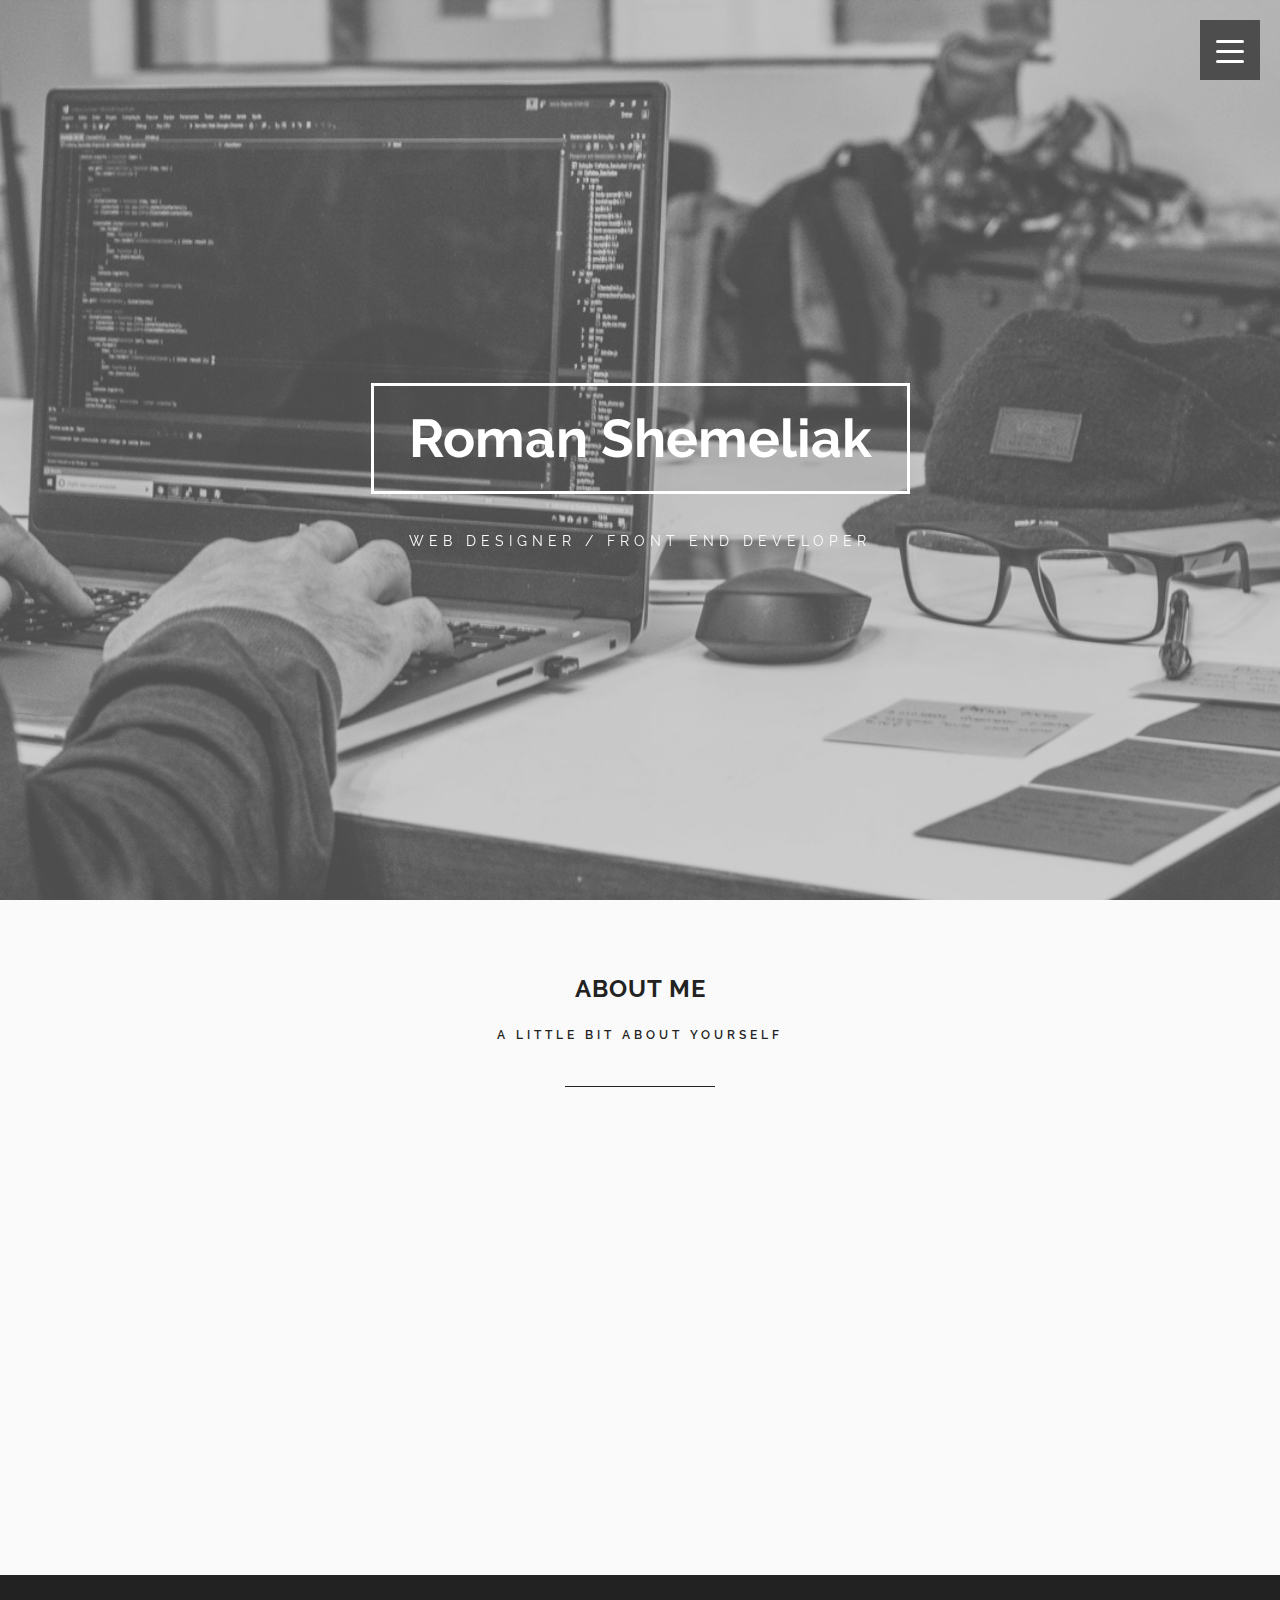
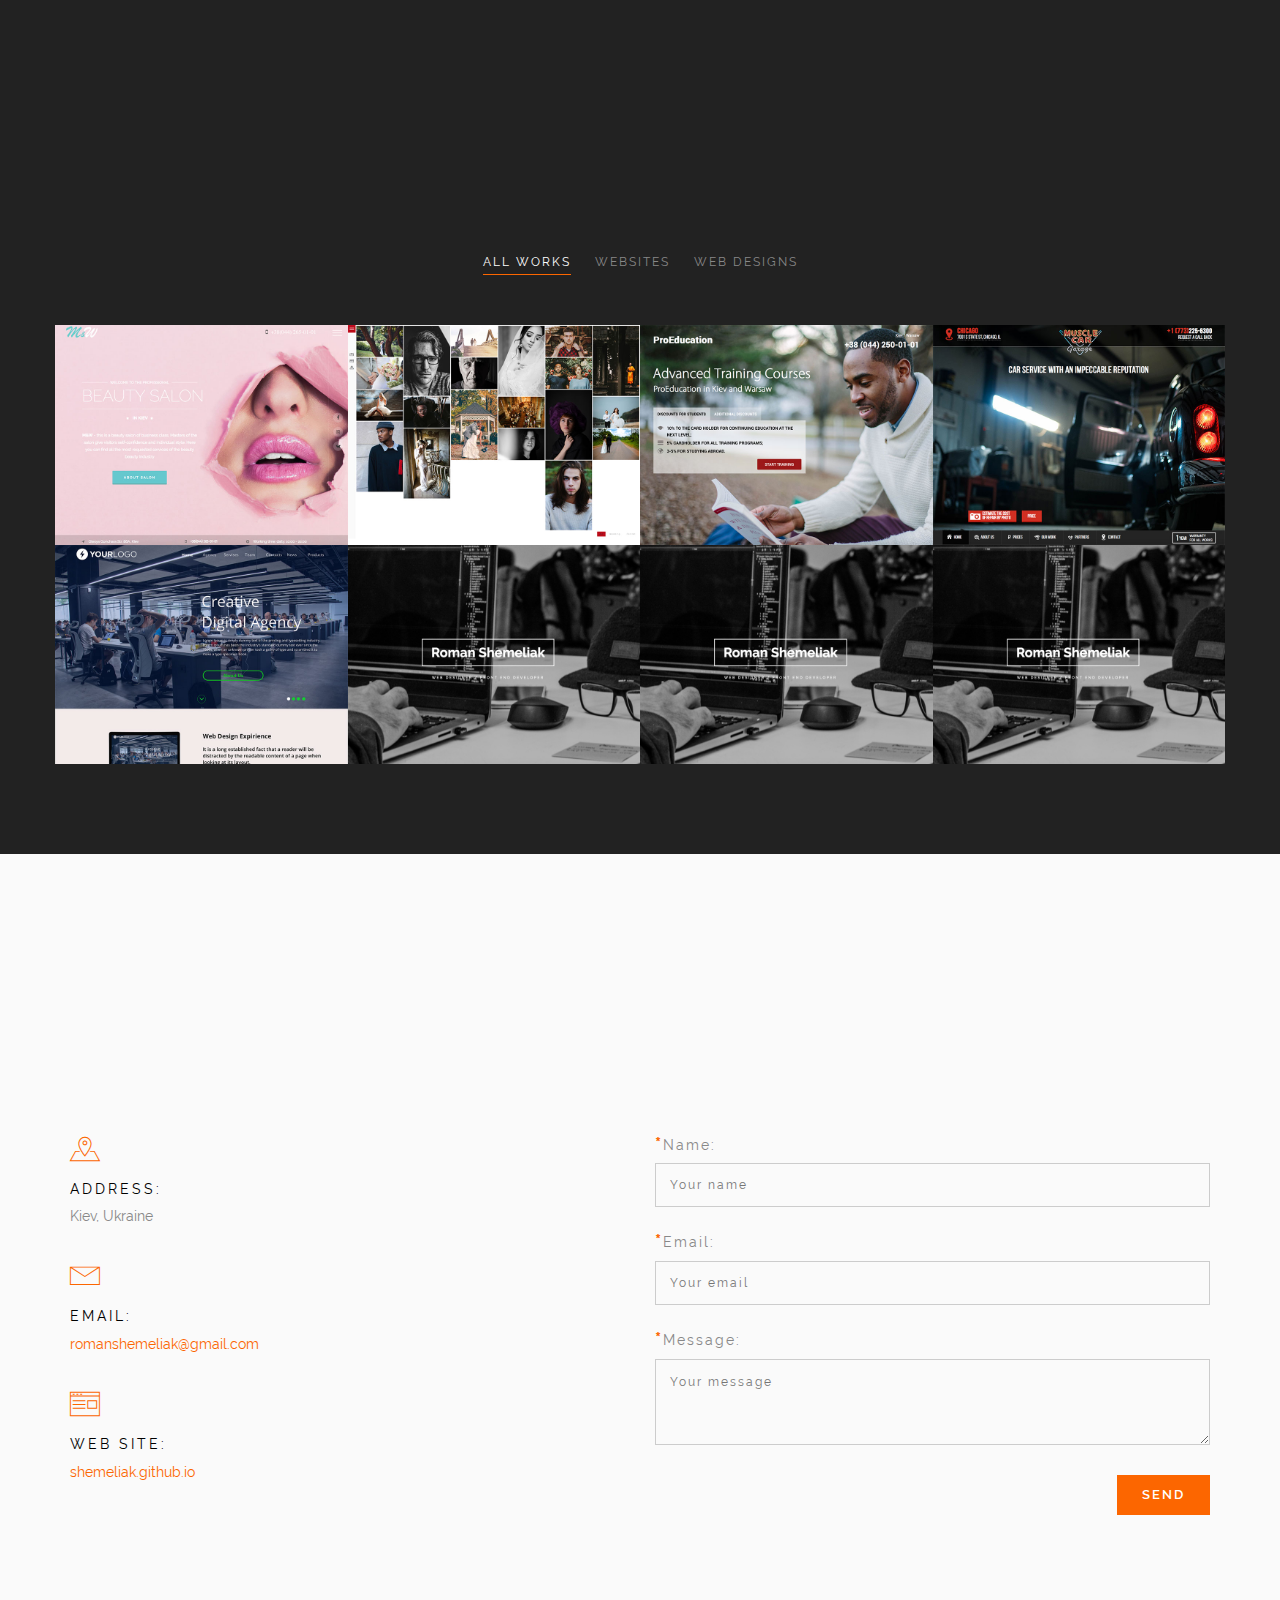
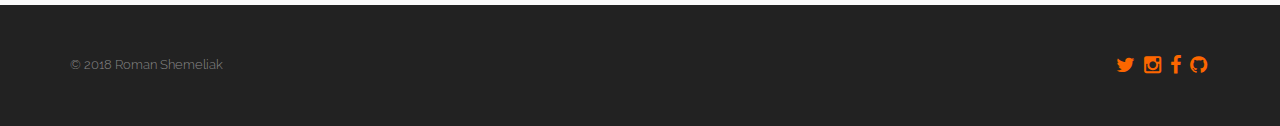
<file: index.html>
<!DOCTYPE html>
<html lang="en">
<head>
	<meta charset="utf-8" />
	<title>Roman Shemeliak</title>
	<meta http-equiv="X-UA-Compatible" content="IE=edge" />
	<meta name="viewport" content="width=device-width, initial-scale=1.0" />
	<link rel="shortcut icon" href="favicon.png" />
	<link rel="stylesheet" href="libs/bootstrap/bootstrap-grid.min.css" />
	<link rel="stylesheet" href="libs/font-awesome/css/font-awesome.min.css" />
	<link rel="stylesheet" href="libs/linea/styles.css" />
	<link rel="stylesheet" href="libs/magnific-popup/magnific-popup.css" />
	<link rel="stylesheet" href="libs/animate/animate.min.css" />
	<link rel="stylesheet" href="css/fonts.css" />
	<link rel="stylesheet" href="css/main.css" />
	<link rel="stylesheet" href="css/skins/tomato.css" />
	<link rel="stylesheet" href="css/media.css" />
</head>
<body>

	<div class="loader">
		<div class="loader_inner">&nbsp;</div>
	</div>

	<header class="main_head main_color_bg" data-parallax="scroll" data-image-src="img/bg.jpg" data-z-index="1">
		<div class="container">
			<div class="row">
				<div class="col-md-12">
					<div class="logo_container">&nbsp;</div>
				<button class="toggle_mnu">
					<span class="sandwich">
						<span class="sw-topper"></span>
						<span class="sw-bottom"></span>
						<span class="sw-footer"></span>
					</span>
				</button>
				<nav class="top_mnu">
					<ul>
						<li><a href="#about">About me</a></li>
						<li><a href="#portfolio">Portfolio</a></li>
						<li><a href="#contacts">Contact</a></li>
					</ul>
				</nav>
			</div>
		</div>
	</div>
	<div class="top_wrapper">
		<div class="top_descr">
			<div class="top_centered">
				<div class="top_text">
					<h1>Roman Shemeliak</h1>
					<p>Web Designer / Front End Developer</p>
				</div>
			</div>
		</div>
	</div>
</header>
<section id="about" class="s_about bg_light">
	<div class="section_header">
		<h2>About me</h2>
		<div class="s_descr_wrap">
			<div class="s_descr">A little bit about yourself</div>
		</div>
	</div>
	<div class="section_content">
		<div class="container">
			<div class="row">
				<div class="col-md-4 col-md-push-4 animation_1">
					<h3>Foto</h3>
					<div class="person">
						<a href="img/photo.jpg" class="popup"><img src="img/photo.jpg" alt="Alt" /></a>
					</div>
				</div>
				<div class="col-md-4 col-md-pull-4 animation_2">
					<h3>About me</h3>
					<p>My name is Roman. I am a Ukrainian website developer based in Kiev.
My main direction in the work is the web of sites from the PSD layouts. I also do the landing of the template file on CMS Wordpress.  I develop modern adaptive sites. I am open to all proposals in the redistribution of my competencies.
Currently, I am working at <a href="https://www.upwork.com/freelancers/~01efeb440d461701be" target="_blank"> UpWork </a> as a freelancer.
I will be glad to realize your project on the WEB!</p>
				</div>
				<div class="col-md-4 animation_3 personal_last_block">
					<h3>Personal information</h3>
					<h2 class="personal_header">Roman Shemeliak</h2>
					<ul>
						<li>Professional website development: web design, HTML layout, landing on CMS WordPress.</li>
						<li>Email: <a href="mailto:romanshemeliak@gmail.com">romanshemeliak@gmail.com</a></li>
						<li>Web site: <a href="//shemeliak.github.io" target="_blank">shemeliak.github.io</a></li>
					</ul>
					<div class="social_wrap">
						<ul>
							<li><a href="#" target="_blank"><i class="fa fa-twitter"></i></a></li>
							<li><a href="#" target="_blank"><i class="fa fa-instagram"></i></a></li>
							<li><a href="#" target="_blank"><i class="fa fa-facebook"></i></a></li>
							<li><a href="#" target="_blank"><i class="fa fa-github"></i></a></li>
						</ul>
					</div>
				</div>
			</div>
		</div>
	</div>
</section>

<section id="portfolio" class="s_portfolio bg_dark">
	<div class="section_header">
		<h2>Portfolio</h2>
		<div class="s_descr_wrap">
			<div class="s_descr">My recent work</div>
		</div>
	</div>
	<div class="section_content">
		<div class="container">
			<div class="row">
				<div class="filter_div controls">
					<ul>
						<li class="filter active" data-filter="all">All works</li>
						<li class="filter" data-filter=".category-1">Websites</li>
						<li class="filter" data-filter=".category-2">Web Designs</li>
					</ul>
				</div>
				<div id="portfolio_grid">
					<div class="mix col-md-3 col-sm-6 col-xs-12 portfolio_item category-1">
						<img src="img/portfolio-images/1.jpg" alt="Alt" />
						<div class="port_item_cont">
							<h3>Beauty salon</h3>
							<p>Website</p>
							<a href="#" class="popup_content">View</a>
						</div>
						<div class="hidden">
							<div class="podrt_descr">
								<div class="modal-box-content">
									<button class="mfp-close" type="button" title="Закрыть (Esc)">×</button>
									<h3>Description</h3>
									<p>Adaptive layout of the site of the beauty salon M&W. Technologies used: HTML5, CSS3, bootstrap 3, jQuery. <a href="https://shemeliak.github.io/portfolio/sites/M-W/index.html" target="_blank">View website</a></p>
									<img src="img/portfolio-images/M&W.jpg" alt="Alt" />
								</div>
							</div>
						</div>
					</div>
					<div class="mix col-md-3 col-sm-6 col-xs-12 portfolio_item category-1">
						<img src="img/portfolio-images/2.jpg" alt="Alt" />
						<div class="port_item_cont">
							<h3>Photographer</h3>
							<p>Website</p>
							<a href="#" class="popup_content">View</a>
						</div>
						<div class="hidden">
							<div class="podrt_descr">
								<div class="modal-box-content">
									<button class="mfp-close" type="button" title="Закрыть (Esc)">×</button>
									<h3>Photographer's site</h3>
									<p>Adaptive layout of the site of the photographer Ivan Ivanov. Technologies used: HTML5, CSS3, bootstrap 3, jQuery. <a href="https://shemeliak.github.io/portfolio/sites/photo/index.html" target="_blank">View website</a></p>
									<img src="img/portfolio-images/photographer.jpg" alt="Alt" />
								</div>
							</div>
						</div>
					</div>
					<div class="mix col-md-3 col-sm-6 col-xs-12 portfolio_item category-1">
						<img src="img/portfolio-images/3.jpg" alt="Alt" />
						<div class="port_item_cont">
							<h3>Education</h3>
							<p>Website</p>
							<a href="#" class="popup_content">View</a>
						</div>
						<div class="hidden">
							<div class="podrt_descr">
								<div class="modal-box-content">
									<button class="mfp-close" type="button" title="Закрыть (Esc)">×</button>
									<h3>Education site</h3>
									<p>Adaptive layout of the site of the education courses. Technologies used: HTML5, CSS3, bootstrap 3, jQuery. <a href="https://shemeliak.github.io/portfolio/sites/ProEdu/index.html" target="_blank">View website</a></p>
									<img src="img/portfolio-images/proeducation.jpg" alt="Alt" />
								</div>
							</div>
						</div>
					</div>
					<div class="mix col-md-3 col-sm-6 col-xs-12 portfolio_item category-1">
						<img src="img/portfolio-images/4.jpg" alt="Alt" />
						<div class="port_item_cont">
							<h3>Car Servise</h3>
							<p>Website</p>
							<a href="#" class="popup_content">View</a>
						</div>
						<div class="hidden">
							<div class="podrt_descr">
								<div class="modal-box-content">
									<button class="mfp-close" type="button" title="Закрыть (Esc)">×</button>
									<h3>Muscle Car Garage site</h3>
									<p>Layout of the site of the education courses. Technologies used: HTML5, CSS3, bootstrap 3, jQuery. <a href="https://shemeliak.github.io/portfolio/sites/CarServise/index.html" target="_blank">View website</a></p>
									<img src="img/portfolio-images/CarService.jpg" alt="Alt" />
								</div>
							</div>
						</div>
					</div>
					<div class="mix col-md-3 col-sm-6 col-xs-12 portfolio_item category-2">
						<img src="img/portfolio-images/ds.jpg" alt="Alt" />
						<div class="port_item_cont">
							<h3>Creative Digital Agency</h3>
							<p>Web design</p>
							<a href="#" class="popup_content">View</a>
						</div>
						<div class="hidden">
							<div class="podrt_descr">
								<div class="modal-box-content">
									<button class="mfp-close" type="button" title="Закрыть (Esc)">×</button>
									<h3>Creative Digital Agency</h3>
									<p>Web design of the home page of the studio's Creative Digital Agency. Used programs: Adobe XD, Adobe Photoshop. Images from the site are used: unsplash.com. <a href="http://shemeliak.github.io/portfolio/designs/ds.png" target="_blank">View design</a></p>
									<img src="img/portfolio-images/ds-big.jpg" alt="Alt" />
								</div>
							</div>
						</div>
					</div>
					<div class="mix col-md-3 col-sm-6 col-xs-12 portfolio_item category-2">
						<img src="img/portfolio-images/7.jpg" alt="Alt" />
						<div class="port_item_cont">
							<h3>Заголовок работы</h3>
							<p>Описание работы</p>
							<a href="#" class="popup_content">Посмотреть</a>
						</div>
						<div class="hidden">
							<div class="podrt_descr">
								<div class="modal-box-content">
									<button class="mfp-close" type="button" title="Закрыть (Esc)">×</button>
									<h3>Заголовок работы</h3>
									<p>Lorem ipsum dolor sit amet, consectetur adipisicing elit. Earum cupiditate, dignissimos quo. Dolore, omnis totam quibusdam voluptatibus cum, nulla dolores sunt iste? Sunt nam illum, animi magni veniam adipisci non.</p>
									<img src="img/portfolio-images/8.jpg" alt="Alt" />
								</div>
							</div>
						</div>
					</div>
					<div class="mix col-md-3 col-sm-6 col-xs-12 portfolio_item category-2">
						<img src="img/portfolio-images/7.jpg" alt="Alt" />
						<div class="port_item_cont">
							<h3>Заголовок работы</h3>
							<p>Описание работы</p>
							<a href="#" class="popup_content">Посмотреть</a>
						</div>
						<div class="hidden">
							<div class="podrt_descr">
								<div class="modal-box-content">
									<button class="mfp-close" type="button" title="Закрыть (Esc)">×</button>
									<h3>Заголовок работы</h3>
									<p>Lorem ipsum dolor sit amet, consectetur adipisicing elit. Earum cupiditate, dignissimos quo. Dolore, omnis totam quibusdam voluptatibus cum, nulla dolores sunt iste? Sunt nam illum, animi magni veniam adipisci non.</p>
									<img src="img/portfolio-images/8.jpg" alt="Alt" />
								</div>
							</div>
						</div>
					</div>
					<div class="mix col-md-3 col-sm-6 col-xs-12 portfolio_item category-2">
						<img src="img/portfolio-images/7.jpg" alt="Alt" />
						<div class="port_item_cont">
							<h3>Заголовок работы</h3>
							<p>Описание работы</p>
							<a href="#" class="popup_content">Посмотреть</a>
						</div>
						<div class="hidden">
							<div class="podrt_descr">
								<div class="modal-box-content">
									<button class="mfp-close" type="button" title="Закрыть (Esc)">×</button>
									<h3>Заголовок работы</h3>
									<p>Lorem ipsum dolor sit amet, consectetur adipisicing elit. Earum cupiditate, dignissimos quo. Dolore, omnis totam quibusdam voluptatibus cum, nulla dolores sunt iste? Sunt nam illum, animi magni veniam adipisci non.</p>
									<img src="img/portfolio-images/8.jpg" alt="Alt" />
								</div>
							</div>
						</div>
					</div>
				</div>
			</div>
		</div>
	</div>
</section>

<section id="contacts" class="s_contacts bg_light">
	<div class="section_header">
		<h2>Contact</h2>
		<div class="s_descr_wrap">
			<div class="s_descr">Leave your message</div>
		</div>
	</div>
	<div class="section_content">
		<div class="container">
			<div class="row">
				<div class="col-md-6 col-sm-6">
					<div class="contact_box">
						<div class="contacts_icon icon-basic-geolocalize-05"></div>
						<h3>Address:</h3>
						<p>Kiev, Ukraine</p>
					</div>
					<div class="contact_box">
						<div class="contacts_icon icon-basic-mail"></div>
						<h3>Email:</h3>
						<p><a href="mailto:romanshemeliak@gmail.com">romanshemeliak@gmail.com</a></p>
					</div>
					<div class="contact_box">
						<div class="contacts_icon icon-basic-webpage-img-txt"></div>
						<h3>Web site:</h3>
						<p><a href="//shemeliak.github.io" target="_blank">shemeliak.github.io</a></p>
					</div>
				</div>
				<div class="col-md-6 col-sm-6">
					<form action="https://formspree.io/romanshemeliak@gmail.com" class="main_form" novalidate target="_blank" method="post">
						<label class="form-group">
							<span class="color_element">*</span>Name:
							<input type="text" name="name" placeholder="Your name" data-validation-required-message="You did not enter a name" required />
							<span class="help-block text-danger"></span>
						</label>
						<label class="form-group">
							<span class="color_element">*</span>Email:
							<input type="email" name="email" placeholder="Your email" data-validation-required-message="Not entered correctly Email" required />
							<span class="help-block text-danger"></span>
						</label>
						<label class="form-group">
							<span class="color_element">*</span>Message:
							<textarea name="message" placeholder="Your message" data-validation-required-message="You did not enter a message" required></textarea>
							<span class="help-block text-danger"></span>
						</label>
						<button>Send</button>
					</form>
				</div>
			</div>
		</div>
	</div>
</section>

<footer class="main_footer bg_dark">
	<div class="container">
		<div class="row">
			<div class="col-md-12">
				&copy; 2018 Roman Shemeliak
				<div class="social_wrap">
					<ul>
						<li><a href="#" target="_blank"><i class="fa fa-twitter"></i></a></li>
						<li><a href="#" target="_blank"><i class="fa fa-instagram"></i></a></li>
						<li><a href="#" target="_blank"><i class="fa fa-facebook"></i></a></li>
						<li><a href="#" target="_blank"><i class="fa fa-github"></i></a></li>
					</ul>
				</div>
			</div>
		</div>
	</div>
</footer>

<div class="hidden"></div>
	<!--[if lt IE 9]>
	<script src="libs/html5shiv/es5-shim.min.js"></script>
	<script src="libs/html5shiv/html5shiv.min.js"></script>
	<script src="libs/html5shiv/html5shiv-printshiv.min.js"></script>
	<script src="libs/respond/respond.min.js"></script>
	<![endif]-->

	<script src="libs/jquery/jquery-2.1.3.min.js"></script>
	<script src="libs/parallax/parallax.min.js"></script>
	<script src="libs/magnific-popup/jquery.magnific-popup.min.js"></script>
	<script src="libs/mixitup/mixitup.min.js"></script>
	<script src="libs/scroll2id/PageScroll2id.min.js"></script>
	<script src="libs/waypoints/waypoints.min.js"></script>
	<script src="libs/animate/animate-css.js"></script>
	<script src="libs/jqBootstrapValidation/jqBootstrapValidation.js"></script>
	<script src="js/common.js"></script>
	<!-- Yandex.Metrika counter --><!-- /Yandex.Metrika counter -->
	<!-- Google Analytics counter --><!-- /Google Analytics counter -->
</body>
</html>
</file>
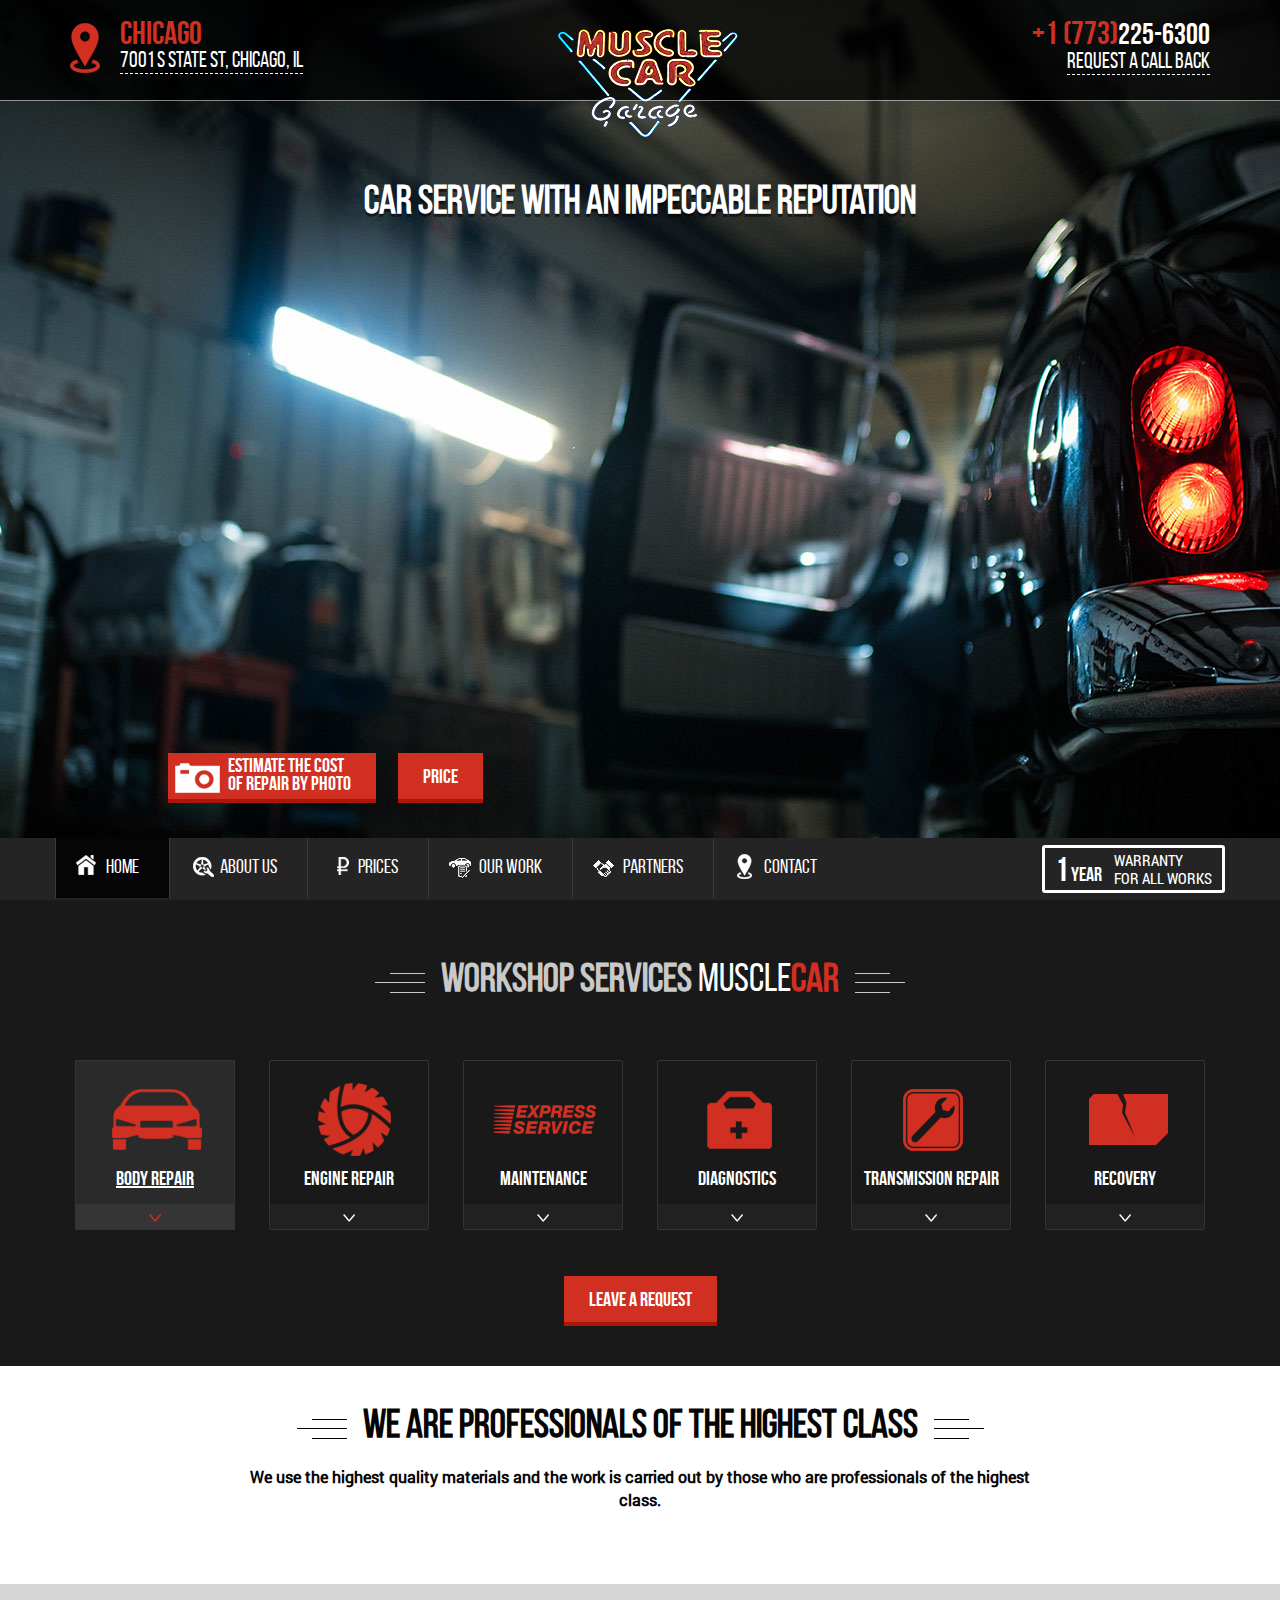
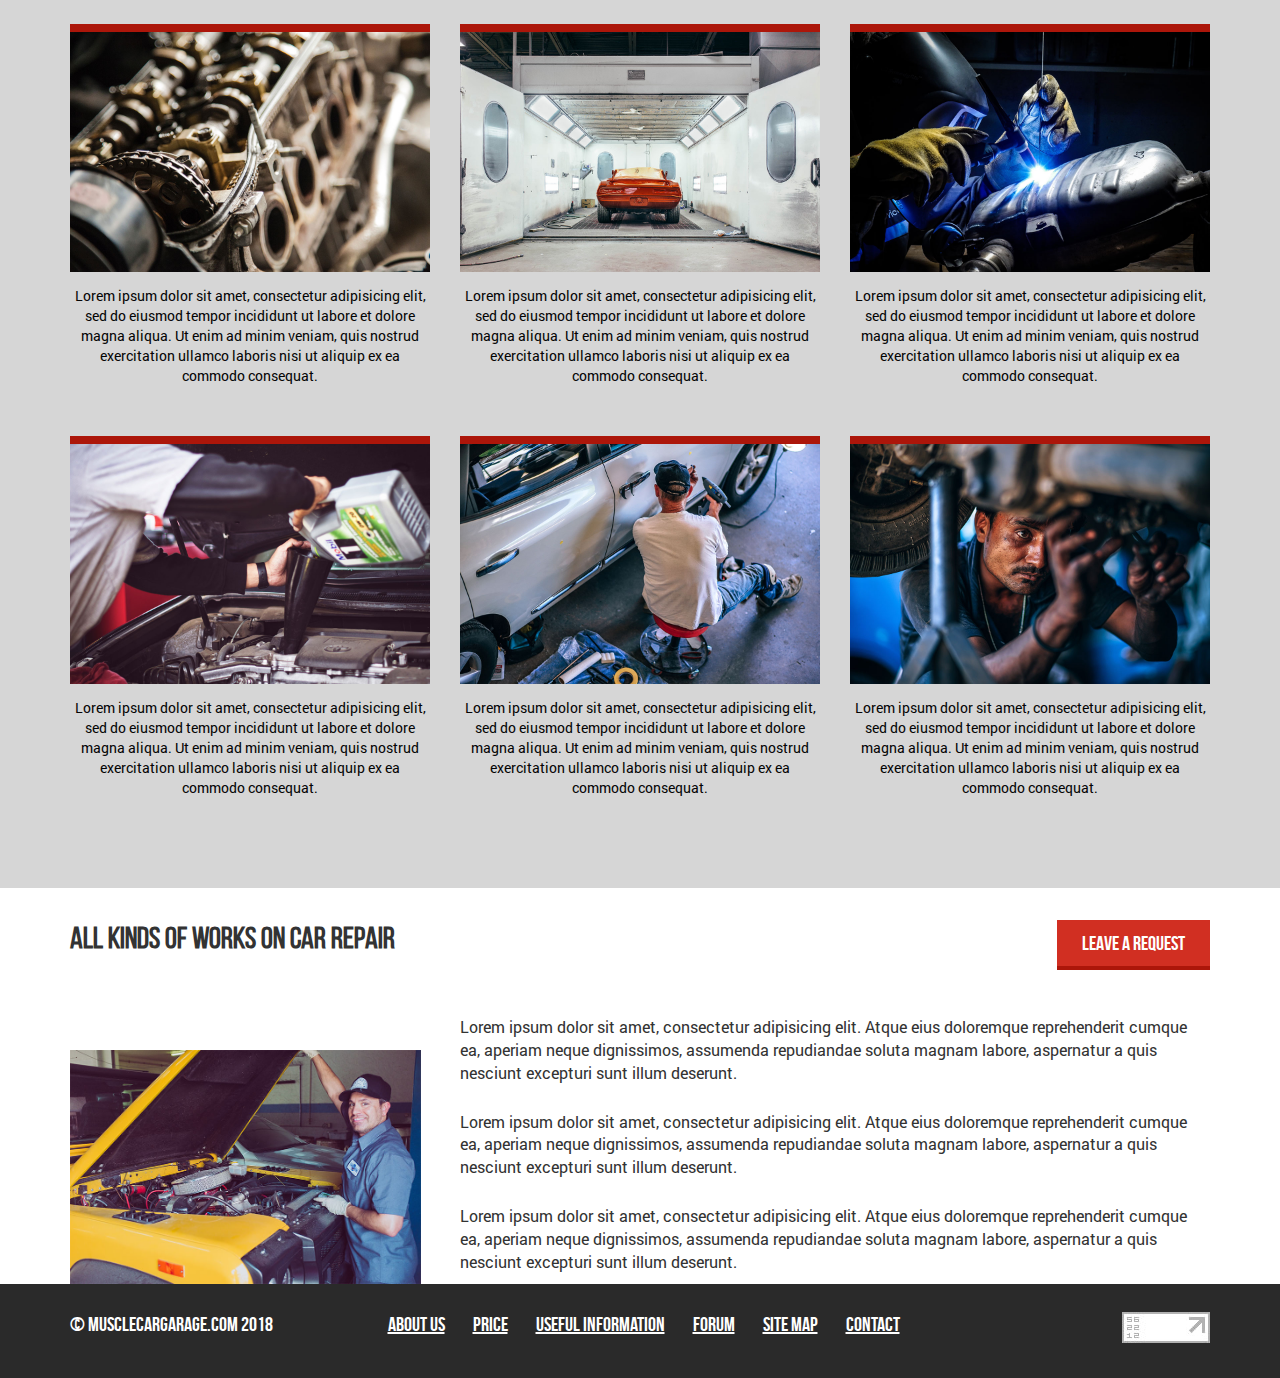
<file: portfolio/sites/CarServise/index.html>
<!DOCTYPE html>
<!--[if lt IE 7]><html lang="ru" class="lt-ie9 lt-ie8 lt-ie7"><![endif]-->
<!--[if IE 7]><html lang="ru" class="lt-ie9 lt-ie8"><![endif]-->
<!--[if IE 8]><html lang="ru" class="lt-ie9"><![endif]-->
<!--[if gt IE 8]><!-->
<html lang="en">
<!--<![endif]-->

<head>
	<meta charset="utf-8" />

	<title>CarService</title>
	<meta content="" name="description" />
	<meta content="" property="og:image" />
	<meta content="" property="og:description" />
	<meta content="" property="og:site_name" />
	<meta content="website" property="og:type" />

	<meta content="telephone=no" name="format-detection" />
	<meta http-equiv="x-rim-auto-match" content="none">

	<meta http-equiv="X-UA-Compatible" content="IE=edge" />
	<meta name="viewport" content="width=device-width, initial-scale=1.0" />

	<link rel="shortcut icon" href="favicon.png" />

	<link rel="stylesheet" href="libs/bootstrap/bootstrap-grid-3.3.1.min.css" />
	<link rel="stylesheet" href="libs/font-awesome-4.2.0/css/font-awesome.min.css" />
	<link rel="stylesheet" href="libs/fancybox/jquery.fancybox.css" />
	<link rel="stylesheet" href="libs/owl-carousel/owl.carousel.css" />
	<link rel="stylesheet" href="libs/countdown/jquery.countdown.css" />
	<link rel="stylesheet" href="css/fonts.css" />
	<link rel="stylesheet" href="css/main.css" />
	<link rel="stylesheet" href="css/media.css" />
</head>

<body>
	<header>
		<div class="top_line">
			<div class="container">
				<div class="row">
					<div class="col-md-5">
						<div class="top_addr">
							<strong>Chicago</strong>
							<a class="fancybox" href="#map">7001 S State St, Chicago, IL</a>
						</div>
					</div>
					<div class="col-md-2">
						<div class="logo_wrap">
							<a href="#" class="logo"><img src="img/logo.png" alt="Автосервис в Киеве АВТО ХОЛЛ"></a>
						</div>
					</div>
					<div class="col-md-5">
						<div class="top_addr ta_right">
							<strong>+1 (773)<span>225-6300</span></strong>
							<a class="fancybox" href="#callback">Request a call back</a>
						</div>
					</div>
				</div>
			</div>
		</div>
		<div class="container">
			<div class="row">
				<div class="col-md-12">
					<h1>Car service with an impeccable reputation</h1>
				</div>
			</div>
		</div>
		<div class="buttons_top">
			<div class="container">
				<div class="row">
					<div class="col-md-1"></div>
					<div class="col-md-11">
						<a href="#" class="button st_button">Estimate the cost<br>of repair by photo</a>
						<a href="#" class="button">Price</a>
					</div>
				</div>
			</div>
		</div>
	</header>

	<nav class="top_mnu">
		<div class="container">
			<div class="row">
				<ul>
					<li class="active"><a href="#">Home</a></li>
					<li><a href="#">About us</a></li>
					<li><a href="#">Prices </a></li>
					<li><a href="#">Our work</a></li>
					<li><a href="#">Partners </a></li>
					<li><a href="#">Contact</a></li>
				</ul>
				<div class="waranty">
					<div class="w_left"><span>1</span> year</div>
					<div class="w_right">Warranty <br>for all works</div>
				</div>
			</div>
		</div>
	</nav>

	<section class="main_cats s_black">
		<div class="container">
			<div class="row">
				<div class="col-md-12">
					<h2>Workshop services <strong>Muscle</strong><span>Car</span></h2>
				</div>
			</div>
			<div class="row">
				<div class="col-md-12">
					<ul class="mc_wrap">
						<li class="mc_item_wrap active">
							<div class="mc_item">
								<a href="#">
									<span></span>
									<h4>Body repair</h4>
								</a>
								<div class="mc_toggle"></div>
							</div>
							<ul>
								<li><a href="#">Staple work</a></li>
								<li><a href="#">Tin works</a></li>
								<li><a href="#">Reinforcement work </a></li>
								<li><a href="#">Painting a car</a></li>
								<li><a href="#">Local painting</a></li>
								<li><a href="#">Покраска мотоцикла</a></li>
								<li><a href="#">Abrasive polishing </a></li>
								<li><a href="#">Easy polish shine </a></li>
								<li><a href="#">Protective polishing</a></li>
								<li><a href="#">Anticorrosion treatment of the body</a></li>
								<li><a href="#">Removing dents without painting</a></li>
							</ul>
						</li>
						<li class="mc_item_wrap">
							<div class="mc_item">
								<a href="#">
									<span></span>
									<h4>Engine repair</h4>
								</a>
								<div class="mc_toggle"></div>
							</div>
							<ul>
								<li><a href="#">1</a></li>
								<li><a href="#">2</a></li>
								<li><a href="#">3 </a></li>
								<li><a href="#">4</a></li>
								<li><a href="#">5</a></li>
								<li><a href="#">6</a></li>
								<li><a href="#">7</a></li>
								<li><a href="#">8</a></li>
								<li><a href="#">9</a></li>
								<li><a href="#">10</a></li>
							</ul>
						</li>
						<li class="mc_item_wrap">
							<div class="mc_item">
								<a href="#">
									<span></span>
									<h4>Maintenance</h4>
								</a>
								<div class="mc_toggle"></div>
							</div>
						</li>
						<li class="mc_item_wrap">
							<div class="mc_item">
								<a href="#">
									<span></span>
									<h4>Diagnostics</h4>
								</a>
								<div class="mc_toggle"></div>
							</div>
						</li>
						<li class="mc_item_wrap">
							<div class="mc_item">
								<a href="#">
									<span></span>
									<h4>Transmission repair</h4>
								</a>
								<div class="mc_toggle"></div>
							</div>
						</li>
						<li class="mc_item_wrap">
							<div class="mc_item">
								<a href="#">
									<span></span>
									<h4>Recovery</h4>
								</a>
								<div class="mc_toggle"></div>
							</div>
						</li>
					</ul>
				</div>
			</div>
		</div>
		<div class="container">
			<div class="row">
				<div class="col-md-12">
					<div class="mc_button_w">
						<a href="#callback" class="button fancybox">Leave a request</a>
					</div>
				</div>
			</div>
		</div>

	</section>

	<article class="content">
		<div class="container">
			<div class="row">
				<div class="col-md-12">
					<h2 class="art_header">We are professionals of the highest class</h2>
					<p class="h_descr">We use the highest quality materials and the work is carried out by those who are professionals of the highest class.</p>
				</div>
			</div>
		</div>
	</article>

	<section class="home_items">
		<div class="container">
			<div class="row">
				<div class="col-md-4">
					<div class="hi_item">
						<a class="fancybox" data-fancybox-group="group" href="img/works_1.jpg"><img src="img/works_1.jpg" alt="Alt"></a>
						<p>Lorem ipsum dolor sit amet, consectetur adipisicing elit, sed do eiusmod tempor incididunt ut labore et dolore magna aliqua. Ut enim ad minim veniam, quis nostrud exercitation ullamco laboris nisi ut aliquip ex ea commodo consequat.</p>
					</div>
				</div>
				<div class="col-md-4">
					<div class="hi_item">
						<a class="fancybox" data-fancybox-group="group" href="img/works_2.jpg"><img src="img/works_2.jpg" alt="Alt"></a>
						<p>Lorem ipsum dolor sit amet, consectetur adipisicing elit, sed do eiusmod tempor incididunt ut labore et dolore magna aliqua. Ut enim ad minim veniam, quis nostrud exercitation ullamco laboris nisi ut aliquip ex ea commodo consequat.</p>
					</div>
				</div>
				<div class="col-md-4">
					<div class="hi_item">
						<a class="fancybox" data-fancybox-group="group" href="img/works_3.jpg"><img src="img/works_3.jpg" alt="Alt"></a>
						<p>Lorem ipsum dolor sit amet, consectetur adipisicing elit, sed do eiusmod tempor incididunt ut labore et dolore magna aliqua. Ut enim ad minim veniam, quis nostrud exercitation ullamco laboris nisi ut aliquip ex ea commodo consequat.</p>
					</div>
				</div>
				<div class="col-md-4">
					<div class="hi_item">
						<a class="fancybox" data-fancybox-group="group" href="img/works_4.jpg"><img src="img/works_4.jpg" alt="Alt"></a>
						<p>Lorem ipsum dolor sit amet, consectetur adipisicing elit, sed do eiusmod tempor incididunt ut labore et dolore magna aliqua. Ut enim ad minim veniam, quis nostrud exercitation ullamco laboris nisi ut aliquip ex ea commodo consequat.</p>
					</div>
				</div>
				<div class="col-md-4">
					<div class="hi_item">
						<a class="fancybox" data-fancybox-group="group" href="img/works_5.jpg"><img src="img/works_5.jpg" alt="Alt"></a>
						<p>Lorem ipsum dolor sit amet, consectetur adipisicing elit, sed do eiusmod tempor incididunt ut labore et dolore magna aliqua. Ut enim ad minim veniam, quis nostrud exercitation ullamco laboris nisi ut aliquip ex ea commodo consequat.</p>
					</div>
				</div>
				<div class="col-md-4">
					<div class="hi_item">
						<a class="fancybox" data-fancybox-group="group" href="img/works_6.jpg"><img src="img/works_6.jpg" alt="Alt"></a>
						<p>Lorem ipsum dolor sit amet, consectetur adipisicing elit, sed do eiusmod tempor incididunt ut labore et dolore magna aliqua. Ut enim ad minim veniam, quis nostrud exercitation ullamco laboris nisi ut aliquip ex ea commodo consequat.</p>
					</div>
				</div>
			</div>
		</div>
	</section>

	<section class="s_bottom">
		<div class="container">
			<div class="row">
				<div class="col-md-9">
					<div class="sb_header">
						<h2>All kinds of works on car repair</h2>
					</div>
				</div>
				<div class="col-md-3">
					<div class="sb_header button_cont">
						<a class="button sb_but fancybox" href="#callback">Leave a request</a>
					</div>
				</div>
			</div>
			<div class="row">
				<div class="sb_content clearfix">
					<div class="col-md-4">
						<img src="img/garage.jpg" alt="Alt">
					</div>
					<div class="col-md-8">
						<p>Lorem ipsum dolor sit amet, consectetur adipisicing elit. Atque eius doloremque reprehenderit cumque ea, aperiam neque dignissimos, assumenda repudiandae soluta magnam labore, aspernatur a quis nesciunt excepturi sunt illum deserunt.</p>
						<p>Lorem ipsum dolor sit amet, consectetur adipisicing elit. Atque eius doloremque reprehenderit cumque ea, aperiam neque dignissimos, assumenda repudiandae soluta magnam labore, aspernatur a quis nesciunt excepturi sunt illum deserunt.</p>
						<p>Lorem ipsum dolor sit amet, consectetur adipisicing elit. Atque eius doloremque reprehenderit cumque ea, aperiam neque dignissimos, assumenda repudiandae soluta magnam labore, aspernatur a quis nesciunt excepturi sunt illum deserunt.</p>

					</div>
				</div>
			</div>
		</div>
	</section>

	<footer>
		<div class="container">
			<div class="row">
				<div class="col-md-3">
					© musclecargarage.com 2018
				</div>
				<div class="col-md-7">
					<nav class="bot_mnu">
						<ul>
							<li><a href="#">About us</a></li>
							<li><a href="#">Price</a></li>
							<li><a href="#">Useful information</a></li>
							<li><a href="#">Forum</a></li>
							<li><a href="#">Site map</a></li>
							<li><a href="#">Contact</a></li>
						</ul>
					</nav>
				</div>
				<div class="col-md-2">
					<img src="img/ext2.jpg" alt="Alt">
				</div>
			</div>
		</div>
	</footer>

	<div class="hidden"></div>
	<!-- Mandatory for Responsive Bootstrap Toolkit to operate -->
	<div class="device-xs visible-xs"></div>
	<div class="device-sm visible-sm"></div>
	<div class="device-md visible-md"></div>
	<div class="device-lg visible-lg"></div>
	<!-- end mandatory -->
	<!--[if lt IE 9]>
	<script src="libs/html5shiv/es5-shim.min.js"></script>
	<script src="libs/html5shiv/html5shiv.min.js"></script>
	<script src="libs/html5shiv/html5shiv-printshiv.min.js"></script>
	<script src="libs/respond/respond.min.js"></script>
	<![endif]-->
	<script src="libs/jquery/jquery-1.11.1.min.js"></script>
	<script src="libs/jquery-mousewheel/jquery.mousewheel.min.js"></script>
	<script src="libs/fancybox/jquery.fancybox.pack.js"></script>
	<script src="libs/waypoints/waypoints-1.6.2.min.js"></script>
	<script src="libs/scrollto/jquery.scrollTo.min.js"></script>
	<script src="libs/owl-carousel/owl.carousel.min.js"></script>
	<script src="libs/countdown/jquery.plugin.js"></script>
	<script src="libs/countdown/jquery.countdown.min.js"></script>
	<script src="libs/countdown/jquery.countdown-ru.js"></script>
	<script src="libs/landing-nav/navigation.js"></script>
	<script src="libs/bootstrap-toolkit/bootstrap-toolkit.min.js"></script>
	<script src="libs/maskedinput/jquery.maskedinput.min.js"></script>
	<script src="libs/equalheight/jquery.equalheight.js"></script>
	<script src="libs/stellar/jquery.stellar.min.js"></script>
	<script src="js/common.js"></script>
	<!-- Yandex.Metrika counter -->
	<!-- /Yandex.Metrika counter -->
	<!-- Google Analytics counter -->
	<!-- /Google Analytics counter -->
</body>

</html>
</file>
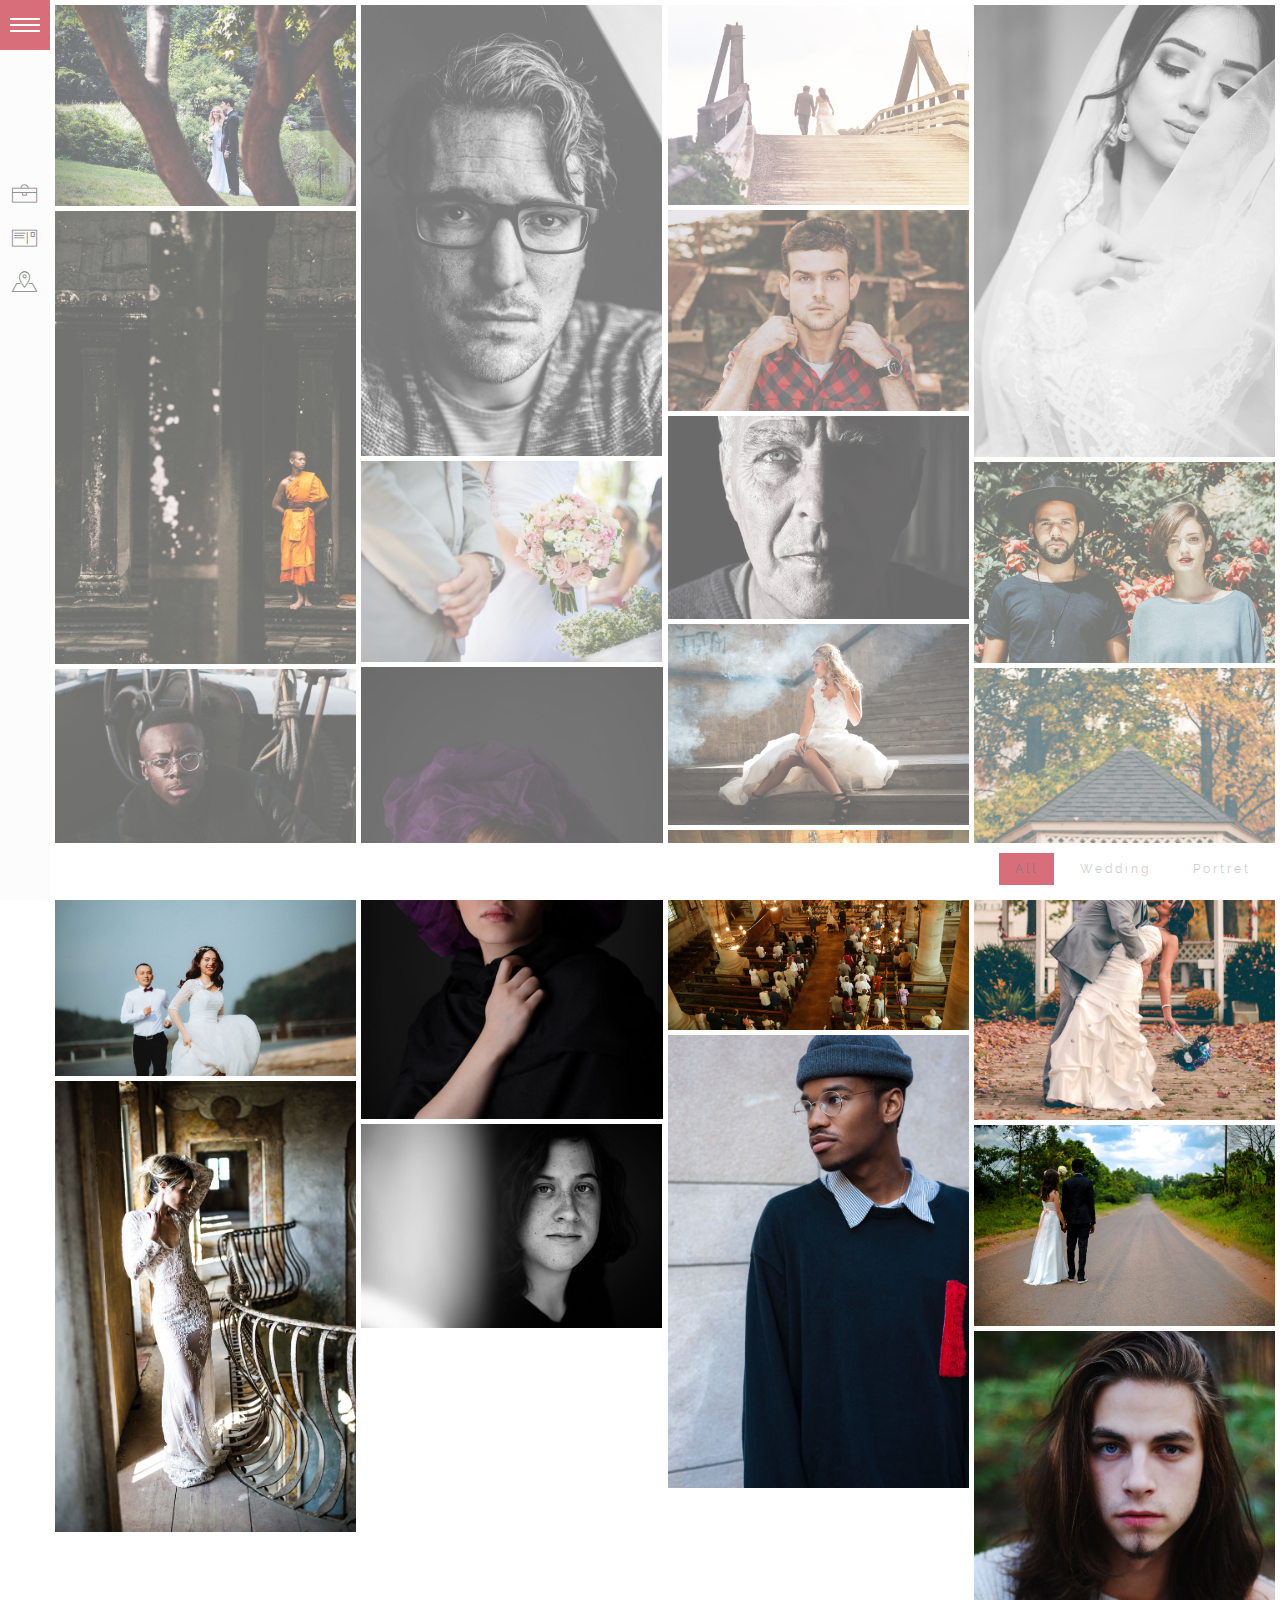
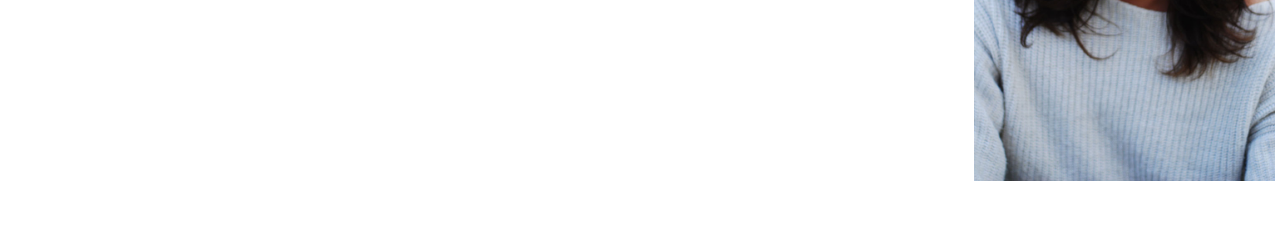
<file: portfolio/sites/photo/index.html>
<!DOCTYPE html>
<!--[if lt IE 7 ]><html class="ie ie6" lang="en"> <![endif]-->
<!--[if IE 7 ]><html class="ie ie7" lang="en"> <![endif]-->
<!--[if IE 8 ]><html class="ie ie8" lang="en"> <![endif]-->
<!--[if (gte IE 9)|!(IE)]><!--><html lang="en" class="no-js"> <!--<![endif]-->

<head>

	<meta charset="utf-8" />

	<title>Photographer</title>
	<meta content="" name="description" />

	<link rel="shortcut icon" href="img/favicon/favicon.ico" type="image/x-icon" />
	<link rel="apple-touch-icon" href="img/favicon/apple-touch-icon.png" />
	<link rel="apple-touch-icon" sizes="72x72" href="img/favicon/apple-touch-icon-72x72.png" />
	<link rel="apple-touch-icon" sizes="114x114" href="img/favicon/apple-touch-icon-114x114.png" />

	<meta http-equiv="X-UA-Compatible" content="IE=edge" />
	<meta name="viewport" content="width=device-width, initial-scale=1, maximum-scale=1" />

	<link rel="stylesheet" href="libs/bootstrap/css/bootstrap.min.css" />
	<link rel="stylesheet" href="libs/linea/styles.css" />
	<link rel="stylesheet" href="libs/magnific-popup/magnific-popup.css" />

	<link rel="stylesheet" href="css/fonts.css" />
	<link rel="stylesheet" href="css/main.css" />
	<link rel="stylesheet" href="css/media.css" />

</head>

<body>

	<aside class="left_side">

		<div class="btn_mnu" title="Menu">
			<div class="btn_row"></div>
			<div class="btn_row"></div>
			<div class="btn_row"></div>
		</div>

		<div class="aside_content">

			<div class="user_info">
				<img src="img/photo.jpg" alt="Александр Прокопский">
				<h2>Ivan Ivanov</h2>
				<p>Photographer, designer, illustrator</p>
			</div>

			<nav>
				<ul>
					<li><a href="index.html" title="Portfolio">Portfolio</a></li>
					<li><a href="about.html" title="About me">About me</a></li>
					<li><a href="contacts.html" title="Contact">Contact</a></li>
				</ul>
			</nav>

		</div>

	</aside>

	<div class="content gallery">

		<a class="sv" href="img/images/1.jpg"><img src="img/dummy.png" data-original="img/images/w1.jpg" alt="Alt"></a>
		<a class="dr" href="img/images/2.jpg"><img src="img/dummy.png" data-original="img/images/p1.jpg" alt="Alt"></a>
		<a class="sv" href="img/images/3.jpg"><img src="img/dummy.png" data-original="img/images/w2.jpg" alt="Alt"></a>
		<a class="sv" href="img/images/4.jpg"><img src="img/dummy.png" data-original="img/images/w3.jpg" alt="Alt"></a>
		<a class="dr" href="img/images/5.jpg"><img src="img/dummy.png" data-original="img/images/p2.jpg" alt="Alt"></a>
		<a class="dr" href="img/images/6.jpg"><img src="img/dummy.png" data-original="img/images/p3.jpg" alt="Alt"></a>
		<a class="dr" href="img/images/7.jpg"><img src="img/dummy.png" data-original="img/images/p4.jpg" alt="Alt"></a>
		<a class="sv" href="img/images/8.jpg"><img src="img/dummy.png" data-original="img/images/w4.jpg" alt="Alt"></a>

		<a class="dr" href="img/images/10.jpg"><img src="img/dummy.png" data-original="img/images/p5.jpg" alt="Alt"></a>
		<a class="sv" href="img/images/1.jpg"><img src="img/dummy.png" data-original="img/images/w5.jpg" alt="Alt"></a>

		<a class="dr" href="img/images/3.jpg"><img src="img/dummy.png" data-original="img/images/p6.jpg" alt="Alt"></a>
		<a class="sv" href="img/images/4.jpg"><img src="img/dummy.png" data-original="img/images/w6.jpg" alt="Alt"></a>

		<a class="dr" href="img/images/6.jpg"><img src="img/dummy.png" data-original="img/images/p7.jpg" alt="Alt"></a>
		<a class="sv" href="img/images/7.jpg"><img src="img/dummy.png" data-original="img/images/w7.jpg" alt="Alt"></a>
		<a class="sv" href="img/images/8.jpg"><img src="img/dummy.png" data-original="img/images/w8.jpg" alt="Alt"></a>
		<a class="dr" href="img/images/9.jpg"><img src="img/dummy.png" data-original="img/images/p8.jpg" alt="Alt"></a>
		<a class="sv" href="img/images/10.jpg"><img src="img/dummy.png" data-original="img/images/w9.jpg" alt="Alt"></a>
		<a class="dr" href="img/images/9.jpg"><img src="img/dummy.png" data-original="img/images/p9.jpg" alt="Alt"></a>
		<a class="sv" href="img/images/10.jpg"><img src="img/dummy.png" data-original="img/images/w10.jpg" alt="Alt"></a>
		<a class="dr" href="img/images/9.jpg"><img src="img/dummy.png" data-original="img/images/p10.jpg" alt="Alt"></a>

	</div>

	<div class="filter_items">
		<button class="filter_label active">All</button>
		<button class="filter_label" data-filter=".sv">Wedding</button>
		<button class="filter_label" data-filter=".dr">Portret</button>
	</div>

	<div class="hidden"></div>

	<div class="loader">
		<div class="loader_inner"></div>
	</div>

	<!--[if lt IE 9]>
	<script src="libs/html5shiv/es5-shim.min.js"></script>
	<script src="libs/html5shiv/html5shiv.min.js"></script>
	<script src="libs/html5shiv/html5shiv-printshiv.min.js"></script>
	<script src="libs/respond/respond.min.js"></script>
	<![endif]-->

	<script src="libs/jquery/jquery-1.11.2.min.js"></script>
	<script src="libs/modernizr/modernizr.js"></script>
	<script src="libs/bootstrap/js/bootstrap.min.js"></script>
	<script src="libs/freewall/freewall.js"></script>
	<script src="libs/magnific-popup/jquery.magnific-popup.min.js"></script>
	<script src="libs/nicescroll/jquery.nicescroll.min.js"></script>
	<script src="libs/lazyload/jquery.lazyload.min.js"></script>

	<script src="js/common.js"></script>

</body>
</html>
</file>
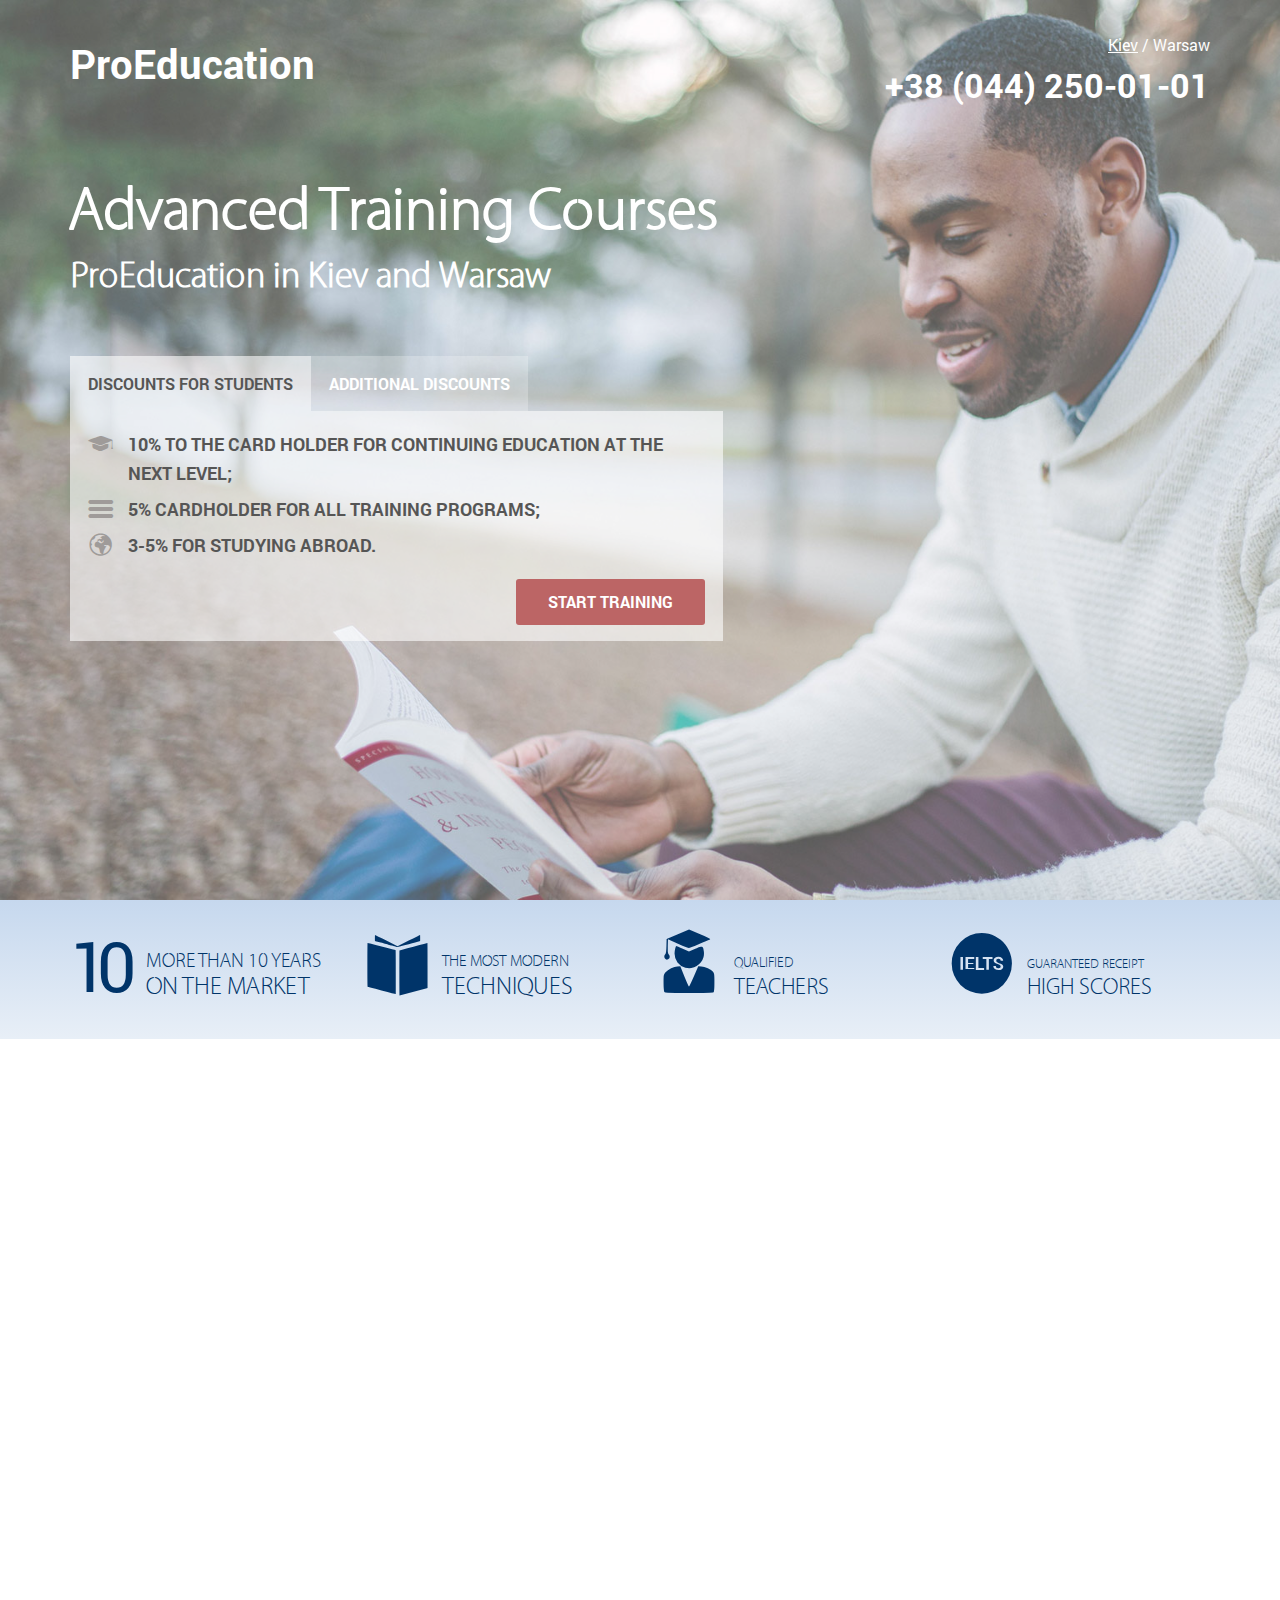
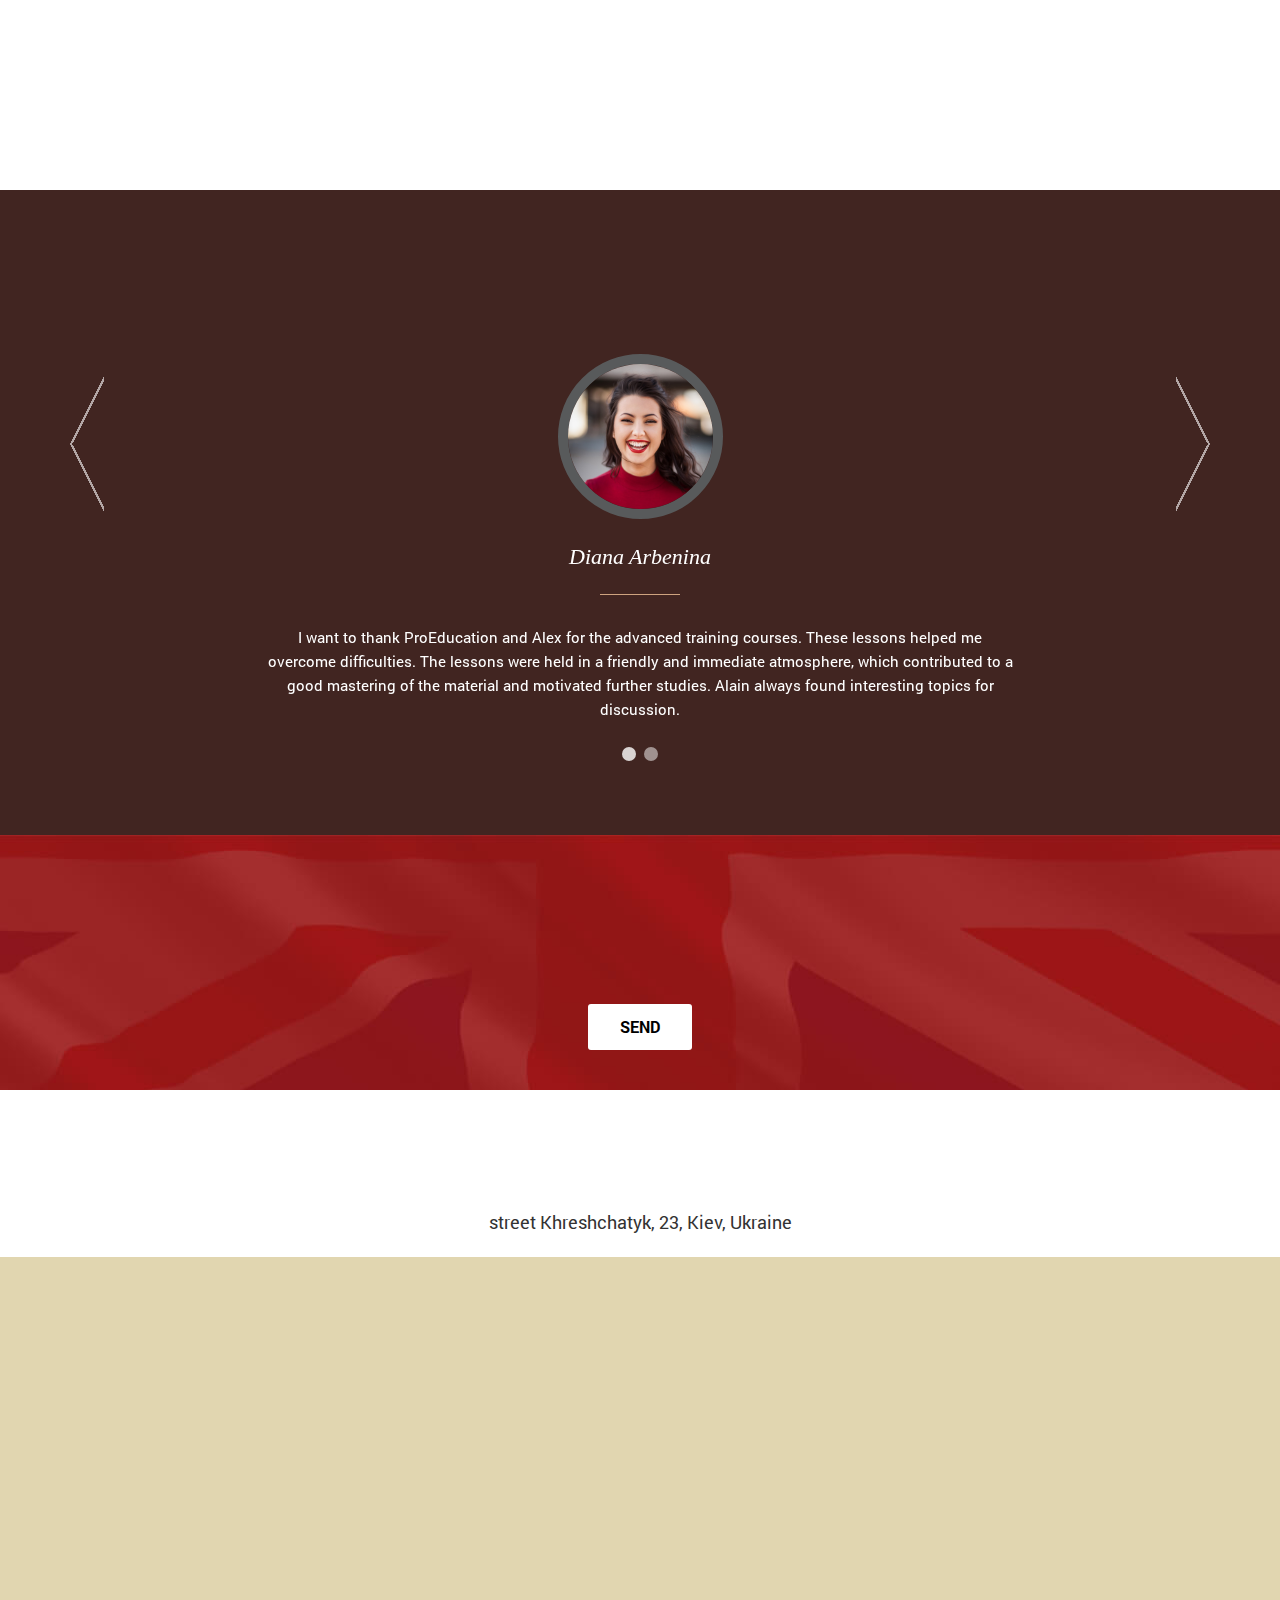
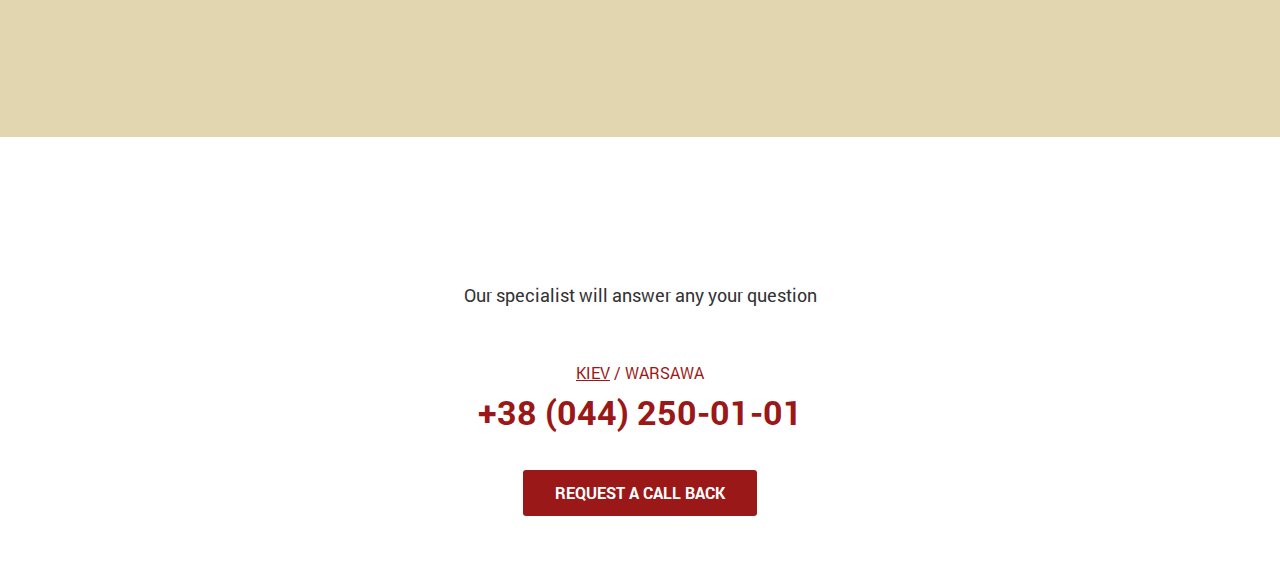
<file: portfolio/sites/ProEdu/index.html>
<!DOCTYPE html>
<html>
<head>

	<meta charset="utf-8" />

	<title>Education</title>
	<meta content="" name="description" />
	<link rel="shortcut icon" href="/favicon.png" />
	<meta http-equiv="X-UA-Compatible" content="IE=edge" />
	<meta name="viewport" content="width=device-width, initial-scale=1.0" />
	<link rel="stylesheet" href="libs/bootstrap/bootstrap-grid-3.3.2.min.css" />
	<link rel="stylesheet" href="libs/myFonts/stylesheet.css" />
	<link rel="stylesheet" href="libs/owl/assets/owl.carousel.css" />
	<link rel="stylesheet" href="libs/magnific/magnific-popup.css" />
	<link rel="stylesheet" href="libs/animate/animate.min.css" />
	<link rel="stylesheet" href="css/fonts.css" />
	<link rel="stylesheet" href="css/main.css" />
	<link rel="stylesheet" href="css/media.css" />

</head>
<body>

	<div class="loader">
		<div class="loader_inner"></div>
	</div>

	<header>
		<div class="container">
			<div class="row">
				<div class="top_line">
					<div class="col-md-6 col-sm-6">
						<div class="logo">ProEducation</div>
					</div>
					<div class="col-md-6 col-sm-6">
						<div class="top_phone">
							<div class="wrapper">
								<div class="tabs">
									<span class="tab">Kiev</span> /
									<span class="tab">Warsaw</span>
								</div>
								<div class="tab_content">
									<div class="tab_item">+38 (044) 250-01-01</div>
									<div class="tab_item">+48 (22) 620-02-02</div>
								</div>
							</div>
						</div>
					</div>
				</div>
			</div>
			<div class="row">
				<div class="top_header clearfix">
					<div class="col-md-12">
						<h1>Advanced Training Courses</h1>
						<h2>ProEducation in Kiev and Warsaw</h2>
					</div>
				</div>
				<div class="tabs_header clearfix">
					<div class="col-md-7">
						<div class="wrapper">
							<div class="tabs clearfix">
								<span class="tab">Discounts for students</span>
								<span class="tab">
									<span class="hidden-sm hidden-xs">Additional discounts</span>
									<span class="hidden-md hidden-lg">More</span>
								</span>
							</div>
							<div class="tab_content">
								<div class="tab_item">
									<ul>
										<li><i class="my my_a"></i> 10% to the card holder for continuing education at the next level;</li>
										<li><i class="my my_b"></i> 5% cardholder for all training programs;</li>
										<li><i class="my my_c"></i> 3-5% for studying abroad. </li>
									</ul>
								</div>
								<div class="tab_item">
									<p>Lorem ipsum dolor sit amet, consectetur adipisicing elit. Repellat tenetur doloribus optio quos dolorum quam totam delectus veritatis, eum quas, ex dolores consequatur excepturi. Maxime error distinctio optio necessitatibus nisi!</p>
								</div>
								<div class="button_wrap">
									<a href="index.html#hidden_form" class="button btn_red popup_c">Start training</a>
								</div>
							</div>
						</div>
					</div>
				</div>
			</div>
		</div>
	</header>

	<section class="s_tizers">
		<div class="container">
			<div class="row">
				<div class="col-md-3 col-sm-6">
					<div class="tiz_img">
						<i class="my">10</i>
					</div>
					<div class="tiz_descr">
						<span>More than 10 years</span>
						<strong>On the market</strong>
					</div>
				</div>
				<div class="col-md-3 col-sm-6">
					<div class="tiz_img">
						<i class="my my_d"></i>
					</div>
					<div class="tiz_descr">
						<span>The most modern</span>
						<strong>Techniques</strong>
					</div>
				</div>
				<div class="col-md-3 col-sm-6">
					<div class="tiz_img">
						<i class="my my_e"></i>
					</div>
					<div class="tiz_descr">
						<span>Qualified</span>
						<strong>Teachers</strong>
					</div>
				</div>
				<div class="col-md-3 col-sm-6">
					<div class="tiz_img">
						<i class="my my_f"></i>
					</div>
					<div class="tiz_descr">
						<span>Guaranteed receipt</span>
						<strong>High scores</strong>
					</div>
				</div>
			</div>
		</div>
	</section>

	<section class="s_pofi">
		<div class="container">
			<div class="row">
				<div class="col-md-12">
					<h2>Entrust training to professionals</h2>
					<div class="row">
						<div class="col-md-8 clearfix">
							<div class="profi_item clearfix col-md-12 col-sm-12 col-xs-6">
								<div class="row">
									<div class="prifi_left col-md-2 col-sm-2">
										<i class="my my_j"></i>
									</div>
									<div class="profi_right col-md-10 col-sm-10">
										<h3>Еxperience</h3>
										<p>We successfully work in the market of educational services already <strong>more than 10 years</strong>, which is confirmed by the grateful reviews of our numerous customers.</p>
									</div>
								</div>
							</div>
							<div class="profi_item clearfix col-md-12 col-sm-12 col-xs-6">
								<div class="row">
									<div class="prifi_left col-md-2 col-sm-2">
										<i class="my my_g"></i>
									</div>
									<div class="profi_right col-md-10 col-sm-10">
										<h3>Methodology</h3>
										<p>Training for qualifications is conducted according to the most modern authentic textbooks. We work only <strong>Experienced and qualified teachers and professionals with certificates</strong>.</p>
									</div>
								</div>
							</div>
							<div class="profi_item clearfix col-md-12 col-sm-12 col-xs-6">
								<div class="row">
									<div class="prifi_left col-md-2 col-sm-2">
										<i class="my my_h"></i>
									</div>
									<div class="profi_right col-md-10 col-sm-10">
										<h3>Location</h3>
										<p>Our classrooms are conveniently located <strong>in the center of Kiev and Warsaw</strong> near metro stations. </p>
									</div>
								</div>
							</div>
							<div class="profi_item clearfix col-md-12 col-sm-12 col-xs-6">
								<div class="row">
									<div class="prifi_left col-md-2 col-sm-2">
										<i class="my my_i"></i>
									</div>
									<div class="profi_right col-md-10 col-sm-10">
										<h3>Individuality</h3>
										<p>We focus on an individual approach to each student and a clear organization of the educational process. <strong>Classes can also be conducted at home or in customer offices</strong>.</p>
									</div>
								</div>
							</div>
						</div>
						<div class="col-md-4">
							<form id="open_form">
								<h2>Connect with us</h2>
								<label>
									<span>Your name:</span>
									<input type="text" name="name" required />
								</label>
								<label>
									<span>Your phone number:</span>
									<input type="text" name="phone" required />
								</label>
								<label>
									<span>Your city:</span>
									<span class="label_select">
										<select name="city">
											<option>Kiev</option>
											<option>Warsaw</option>
										</select>
									</span>
								</label>
								<div class="button_wrap">
									<button class="button btn_green">Send</button>
								</div>
							</form>
						</div>
					</div>
				</div>
			</div>
		</div>
	</section>

	<section class="s_rewview s_dark" data-stellar-background-ratio="0.5">
		<div class="container">
			<div class="row">
				<div class="col-md-12">
					<h2>Feedback from our students</h2>
				</div>
			</div>
			<div class="row">
				<div class="col-md-12">
					<div class="carousel">
						<div class="review_item">
							<div class="image_wrap">
								<a href="img/review.jpg" class="popup"><img src="img/review.jpg" alt="Alt" /></a>
							</div>
							<h4>Diana Arbenina</h4>
							<div class="hr"></div>
							<div class="row">
								<p class="col-md-8">
									I want to thank ProEducation and Alex for the advanced training courses. These lessons helped me overcome difficulties. The lessons were held in a friendly and immediate atmosphere, which contributed to a good mastering of the material and motivated further studies. Alain always found interesting topics for discussion.
								</p>
							</div>
						</div>
						<div class="review_item">
							<div class="image_wrap">
								<a href="img/review.jpg" class="popup"><img src="img/review2.jpg" alt="Alt" /></a>
							</div>
							<h4>Den Gillroy</h4>
							<div class="hr"></div>
							<div class="row">
								<p class="col-md-8">
									I want to thank ProEducation and Ben for the advanced training courses. These lessons helped me overcome difficulties. The lessons were held in a friendly and immediate atmosphere, which were contributed to a good mastering of the material and motivated further studies. Alain always found interesting topics for discussion.
								</p>
							</div>
						</div>
					</div>
				</div>
			</div>
		</div>
	</section>

	<section class="s_back s_dark">
		<div class="container">
			<div class="row">
				<div class="col-md-12">
					<h3>Increasing knowledge with ProKurs is an optimal combination of intensive and in-depth approach.</h3>
					<a href="index.html#hidden_form" class="button btn_white popup_c">Send</a>
				</div>
			</div>
		</div>
	</section>

	<section class="s_contacts">
		<div class="contacts_top">
			<h2>How to find us: </h2>
			<div class="tabs">
				<span class="tab button btn_white">In Kiev</span>
				<span class="tab button btn_white">In Warsaw</span>
			</div>
		</div>
		<div class="wrapper clearfix">
			<div class="tab_content">
				<div class="tab_item">
					street Khreshchatyk, 23, Kiev, Ukraine
					<div class="map">
						<script type="text/javascript" charset="utf-8" async src="https://api-maps.yandex.ru/services/constructor/1.0/js/?um=constructor%3Aae89c9066a9dc3cc43173b0267d85da768d650b9cb96fae528d116166f0a3853&amp;width=100%25&amp;height=480&amp;lang=ru_UA&amp;scroll=true"></script>
					</div>
				</div>
				<div class="tab_item">
					Droga Nowy Świat 66, Warsaw, Poland
					<div class="map">
						<script type="text/javascript" charset="utf-8" async src="https://api-maps.yandex.ru/services/constructor/1.0/js/?um=constructor%3Ac12f8ee5c7b26b08386e5d500a36c8956c1edd948dbda1e774727d931f2736d0&amp;width=100%25&amp;height=480&amp;lang=ru_UA&amp;scroll=true"></script>
					</div>
				</div>
			</div>
		</div>
	</section>

	<footer>
		<div class="container">
			<div class="row">
				<div class="col-md-12">
					<h2>Have questions left?</h2>
					<p>Our specialist will answer any your question</p>
					<div class="bottom_phone">
						<div class="wrapper">
							<div class="tabs">
								<span class="tab">Kiev</span> /
								<span class="tab">Warsawa</span>
							</div>
							<div class="tab_content">
								<div class="tab_item">+38 (044) 250-01-01</div>
								<div class="tab_item">+48 (22) 620-02-02</div>
							</div>
						</div>
					</div>
					<div class="button_wrap">
						<a href="index.html#form_back" class="button btn_red popup_c">Request a call back</a>
					</div>
				</div>
			</div>
		</div>
	</footer>

	<div class="hidden">
		<form id="hidden_form">
			<h2>Contact us</h2>
			<label>
				<span>Your name:</span>
				<input type="text" name="name" required />
			</label>
			<label>
				<span>Your phone:</span>
				<input type="text" name="phone" required />
			</label>
			<label>
				<span>Your city:</span>
				<span class="label_select">
					<select name="city">
						<option>Kiev</option>
						<option>Warsaw</option>
					</select>
				</span>
			</label>
			<div class="button_wrap">
				<button class="button btn_green">Send</button>
			</div>
		</form>
		<form id="form_back">
			<h2>Order a call back</h2>
			<label>
				<span>Your name:</span>
				<input type="text" name="name" required />
			</label>
			<label>
				<span>Your phone:</span>
				<input type="text" name="phone" required />
			</label>
			<div class="button_wrap">
				<button class="button btn_green">Send</button>
			</div>
		</form>
	</div>

	<!--[if lt IE 9]>
	<script src="libs/html5shiv/es5-shim.min.js"></script>
	<script src="libs/html5shiv/html5shiv.min.js"></script>
	<script src="libs/html5shiv/html5shiv-printshiv.min.js"></script>
	<script src="libs/respond/respond.min.js"></script>
	<![endif]-->

	<script src="libs/jquery/jquery-1.11.2.min.js"></script>
	<script src="libs/modernizr/modernizr.js"></script>
	<script src="libs/stellar/jquery.stellar.min.js"></script>
	<script src="libs/owl/owl.carousel.min.js"></script>
	<script src="libs/magnific/jquery.magnific-popup.min.js"></script>
	<script src="libs/waypoints/waypoints.min.js"></script>
	<script src="libs/animate/animate-css.js"></script>
	<script src="js/common.js"></script>

</body>
</html>
</file>
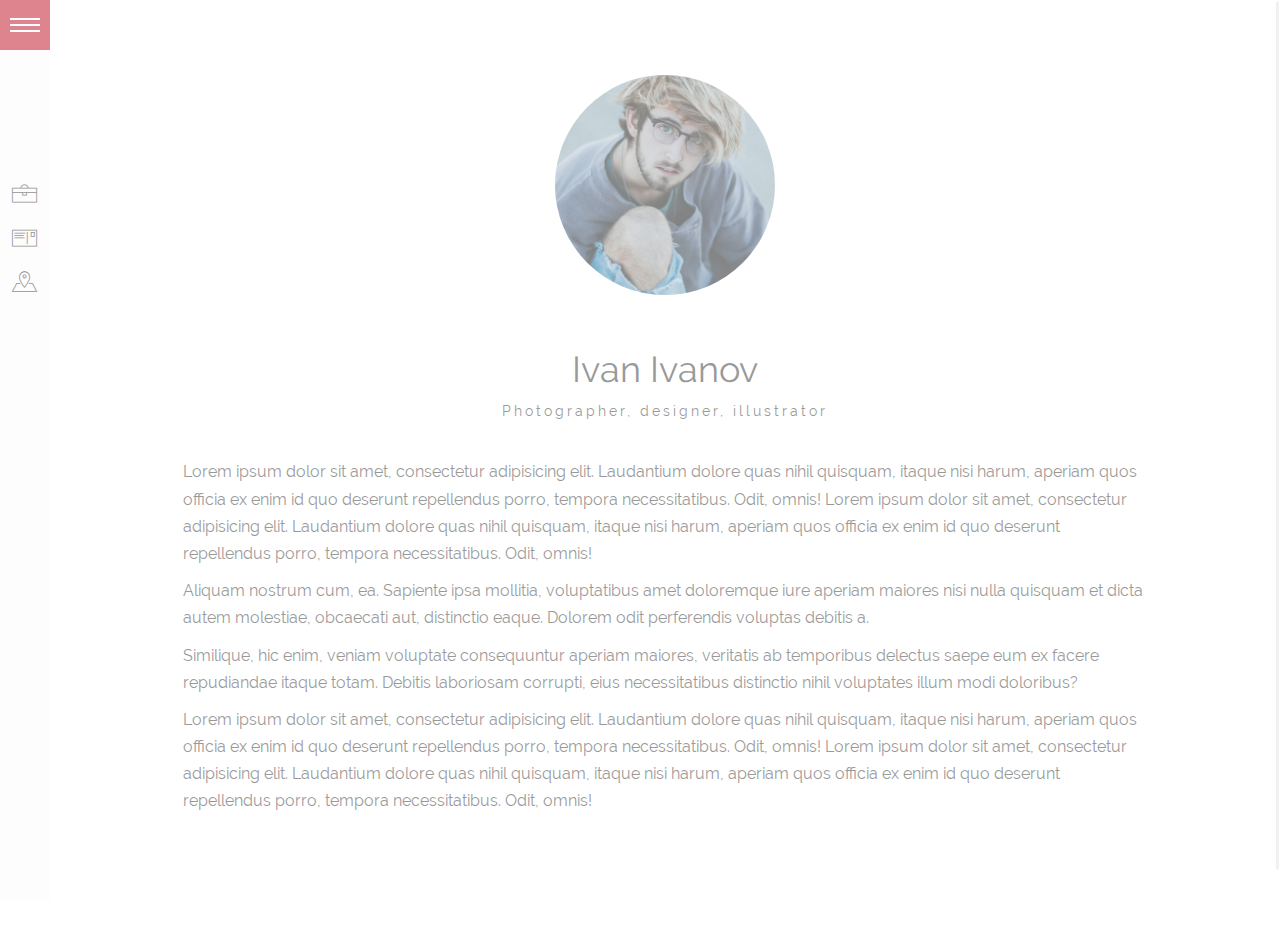
<file: portfolio/sites/photo/about.html>
<!DOCTYPE html>
<!--[if lt IE 7 ]><html class="ie ie6" lang="en"> <![endif]-->
<!--[if IE 7 ]><html class="ie ie7" lang="en"> <![endif]-->
<!--[if IE 8 ]><html class="ie ie8" lang="en"> <![endif]-->
<!--[if (gte IE 9)|!(IE)]><!--><html lang="en" class="no-js"> <!--<![endif]-->

<head>

	<meta charset="utf-8" />

	<title>Photographer</title>
	<meta content="" name="description" />

	<link rel="shortcut icon" href="img/favicon/favicon.ico" type="image/x-icon" />
	<link rel="apple-touch-icon" href="img/favicon/apple-touch-icon.png" />
	<link rel="apple-touch-icon" sizes="72x72" href="img/favicon/apple-touch-icon-72x72.png" />
	<link rel="apple-touch-icon" sizes="114x114" href="img/favicon/apple-touch-icon-114x114.png" />

	<meta http-equiv="X-UA-Compatible" content="IE=edge" />
	<meta name="viewport" content="width=device-width, initial-scale=1, maximum-scale=1" />

	<link rel="stylesheet" href="libs/bootstrap/css/bootstrap.min.css" />
	<link rel="stylesheet" href="libs/linea/styles.css" />
	<link rel="stylesheet" href="libs/magnific-popup/magnific-popup.css" />

	<link rel="stylesheet" href="css/fonts.css" />
	<link rel="stylesheet" href="css/main.css" />
	<link rel="stylesheet" href="css/media.css" />

</head>

<body class="inside">

	<aside class="left_side">

		<div class="btn_mnu" title="Меню">
			<div class="btn_row"></div>
			<div class="btn_row"></div>
			<div class="btn_row"></div>
		</div>

		<div class="aside_content">

			<div class="user_info">
				<img src="img/photo.jpg" alt="Александр Прокопский">
				<h2>Ivan Ivanov</h2>
				<p>Photographer, designer, illustrator</p>
			</div>

			<nav>
				<ul>
					<li><a href="index.html" title="Портфолио">Portfolio</a></li>
					<li><a href="about.html" title="Обо мне">About me</a></li>
					<li><a href="contacts.html" title="Контакты">Contact</a></li>
				</ul>
			</nav>

		</div>

	</aside>

	<div class="content">

		<div class="content_header">
			<img src="img/photo.jpg" alt="Alt">
			<h1>Ivan Ivanov</h1>
			<p>Photographer, designer, illustrator</p>
		</div>

		<div class="content_body">
			<p>Lorem ipsum dolor sit amet, consectetur adipisicing elit. Laudantium dolore quas nihil quisquam, itaque nisi harum, aperiam quos officia ex enim id quo deserunt repellendus porro, tempora necessitatibus. Odit, omnis! Lorem ipsum dolor sit amet, consectetur adipisicing elit. Laudantium dolore quas nihil quisquam, itaque nisi harum, aperiam quos officia ex enim id quo deserunt repellendus porro, tempora necessitatibus. Odit, omnis!</p>
			<p>Aliquam nostrum cum, ea. Sapiente ipsa mollitia, voluptatibus amet doloremque iure aperiam maiores nisi nulla quisquam et dicta autem molestiae, obcaecati aut, distinctio eaque. Dolorem odit perferendis voluptas debitis a.</p>
			<p>Similique, hic enim, veniam voluptate consequuntur aperiam maiores, veritatis ab temporibus delectus saepe eum ex facere repudiandae itaque totam. Debitis laboriosam corrupti, eius necessitatibus distinctio nihil voluptates illum modi doloribus?</p>
			<p>Lorem ipsum dolor sit amet, consectetur adipisicing elit. Laudantium dolore quas nihil quisquam, itaque nisi harum, aperiam quos officia ex enim id quo deserunt repellendus porro, tempora necessitatibus. Odit, omnis! Lorem ipsum dolor sit amet, consectetur adipisicing elit. Laudantium dolore quas nihil quisquam, itaque nisi harum, aperiam quos officia ex enim id quo deserunt repellendus porro, tempora necessitatibus. Odit, omnis!</p>
		</div>

	</div>

	<div class="hidden"></div>

	<div class="loader">
		<div class="loader_inner"></div>
	</div>

	<!--[if lt IE 9]>
	<script src="libs/html5shiv/es5-shim.min.js"></script>
	<script src="libs/html5shiv/html5shiv.min.js"></script>
	<script src="libs/html5shiv/html5shiv-printshiv.min.js"></script>
	<script src="libs/respond/respond.min.js"></script>
	<![endif]-->

	<script src="libs/jquery/jquery-1.11.2.min.js"></script>
	<script src="libs/modernizr/modernizr.js"></script>
	<script src="libs/bootstrap/js/bootstrap.min.js"></script>
	<script src="libs/freewall/freewall.js"></script>
	<script src="libs/magnific-popup/jquery.magnific-popup.min.js"></script>
	<script src="libs/nicescroll/jquery.nicescroll.min.js"></script>
	<script src="libs/lazyload/jquery.lazyload.min.js"></script>

	<script src="js/common.js"></script>

</body>
</html>
</file>
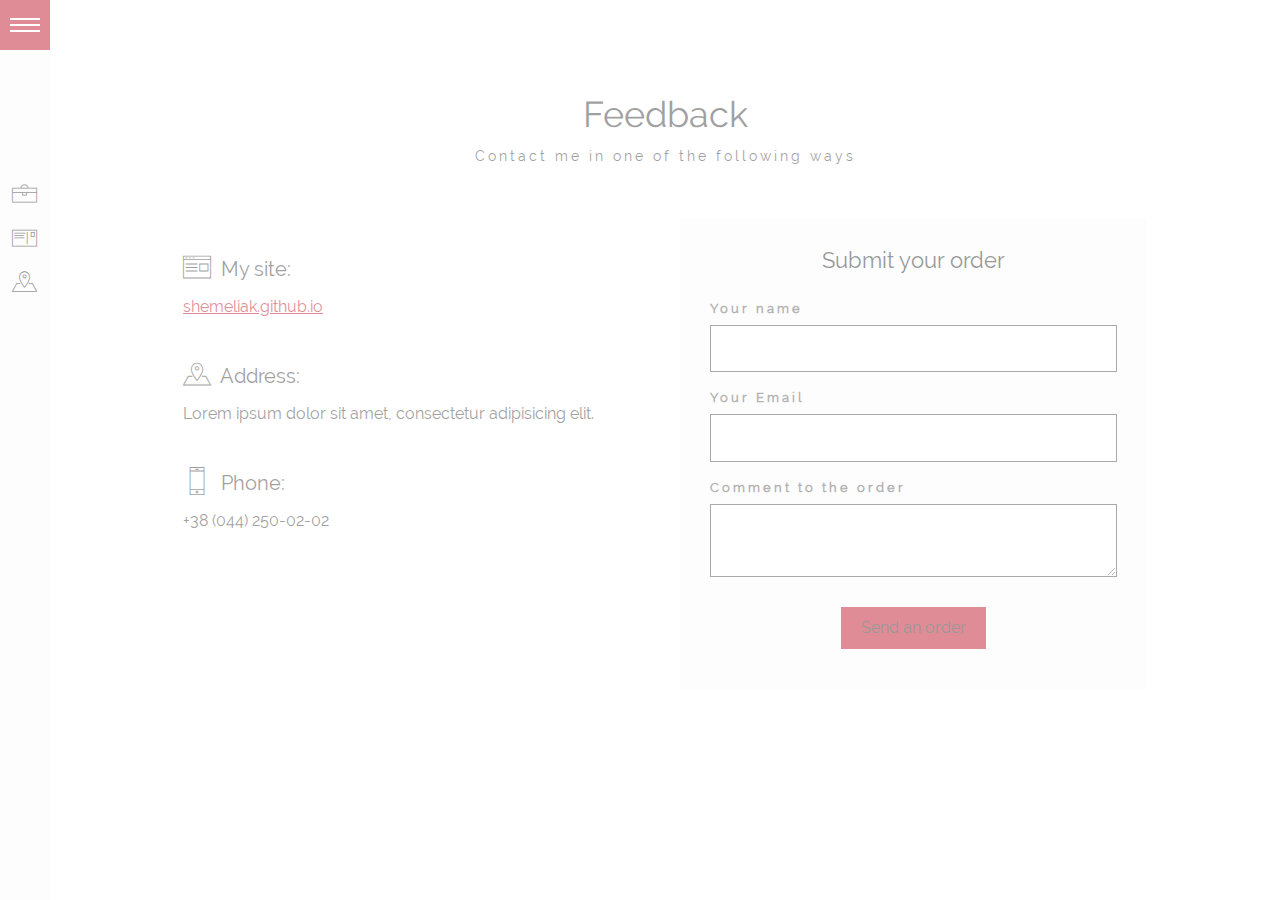
<file: portfolio/sites/photo/contacts.html>
<!DOCTYPE html>
<!--[if lt IE 7 ]><html class="ie ie6" lang="en"> <![endif]-->
<!--[if IE 7 ]><html class="ie ie7" lang="en"> <![endif]-->
<!--[if IE 8 ]><html class="ie ie8" lang="en"> <![endif]-->
<!--[if (gte IE 9)|!(IE)]><!--><html lang="en" class="no-js"> <!--<![endif]-->

<head>

	<meta charset="utf-8" />

	<title>Photographer</title>
	<meta content="" name="description" />

	<link rel="shortcut icon" href="img/favicon/favicon.ico" type="image/x-icon" />
	<link rel="apple-touch-icon" href="img/favicon/apple-touch-icon.png" />
	<link rel="apple-touch-icon" sizes="72x72" href="img/favicon/apple-touch-icon-72x72.png" />
	<link rel="apple-touch-icon" sizes="114x114" href="img/favicon/apple-touch-icon-114x114.png" />

	<meta http-equiv="X-UA-Compatible" content="IE=edge" />
	<meta name="viewport" content="width=device-width, initial-scale=1, maximum-scale=1" />

	<link rel="stylesheet" href="libs/bootstrap/css/bootstrap.min.css" />
	<link rel="stylesheet" href="libs/linea/styles.css" />
	<link rel="stylesheet" href="libs/magnific-popup/magnific-popup.css" />

	<link rel="stylesheet" href="css/fonts.css" />
	<link rel="stylesheet" href="css/main.css" />
	<link rel="stylesheet" href="css/media.css" />

</head>

<body class="inside">

	<aside class="left_side">

		<div class="btn_mnu" title="Menu">
			<div class="btn_row"></div>
			<div class="btn_row"></div>
			<div class="btn_row"></div>
		</div>

		<div class="aside_content">

			<div class="user_info">
				<img src="img/photo.jpg" alt="Ivan Ivanov">
				<h2>Ivan Ivanov</h2>
				<p>Photographer, designer, illustrator</p>
			</div>

			<nav>
				<ul>
					<li><a href="index.html" title="Портфолио">Portfolio</a></li>
					<li><a href="about.html" title="Обо мне">About me</a></li>
					<li><a href="contacts.html" title="Контакты">Contact</a></li>
				</ul>
			</nav>

		</div>

	</aside>

	<div class="content">

		<div class="content_header">
			<h1>Feedback</h1>
			<p>Contact me in one of the following ways</p>
		</div>

		<div class="content_body">
			<div class="row form_contacts">
				<div class="col-sm-6">
					<ul class="ul_contacts">
						<li>
							<h3><i class="icon icon-basic-webpage-img-txt"></i> My site:</h3>
							<p><a href="http://shemeliak.github.io" target="_blank">shemeliak.github.io</a></p>
						</li>
						<li>
							<h3><i class="icon icon-basic-geolocalize-05"></i> Address:</h3>
							<p>Lorem ipsum dolor sit amet, consectetur adipisicing elit.</p>
						</li>
						<li>
							<h3><i class="icon icon-basic-smartphone"></i> Phone:</h3>
							<p>+38 (044) 250-02-02</p>
						</li>
					</ul>
				</div>
				<div class="col-sm-6">
					<form id="callback" class="callback">

						<h3>Submit your order</h3>

						<label>
							Your name
							<input type="text" name="name" required>
						</label>

						<label>
							Your Email
							<input type="text" name="email" required>
						</label>

						<label>
							Comment to the order
							<textarea name="message"></textarea>
						</label>

						<button class="button" type="submit">Send an order</button>

					</form>
				</div>
			</div>

		</div>

	</div>

	<div class="hidden"></div>

	<div class="loader">
		<div class="loader_inner"></div>
	</div>

	<!--[if lt IE 9]>
	<script src="libs/html5shiv/es5-shim.min.js"></script>
	<script src="libs/html5shiv/html5shiv.min.js"></script>
	<script src="libs/html5shiv/html5shiv-printshiv.min.js"></script>
	<script src="libs/respond/respond.min.js"></script>
	<![endif]-->

	<script src="libs/jquery/jquery-1.11.2.min.js"></script>
	<script src="libs/modernizr/modernizr.js"></script>
	<script src="libs/bootstrap/js/bootstrap.min.js"></script>
	<script src="libs/freewall/freewall.js"></script>
	<script src="libs/magnific-popup/jquery.magnific-popup.min.js"></script>
	<script src="libs/nicescroll/jquery.nicescroll.min.js"></script>
	<script src="libs/lazyload/jquery.lazyload.min.js"></script>

	<script src="js/common.js"></script>

</body>
</html>
</file>
<file: libs/linea/styles.css>
@charset "UTF-8";

@font-face {
  font-family: "linea-basic-10";
  src:url("fonts/linea-basic-10.eot");
  src:url("fonts/linea-basic-10.eot?#iefix") format("embedded-opentype"),
    url("fonts/linea-basic-10.woff") format("woff"),
    url("fonts/linea-basic-10.ttf") format("truetype"),
    url("fonts/linea-basic-10.svg#linea-basic-10") format("svg");
  font-weight: normal;
  font-style: normal;

}

[data-icon]:before {
  font-family: "linea-basic-10" !important;
  content: attr(data-icon);
  font-style: normal !important;
  font-weight: normal !important;
  font-variant: normal !important;
  text-transform: none !important;
  speak: none;
  line-height: 1;
  -webkit-font-smoothing: antialiased;
  -moz-osx-font-smoothing: grayscale;
}

[class^="icon-"]:before,
[class*=" icon-"]:before {
  font-family: "linea-basic-10" !important;
  font-style: normal !important;
  font-weight: normal !important;
  font-variant: normal !important;
  text-transform: none !important;
  speak: none;
  line-height: 1;
  -webkit-font-smoothing: antialiased;
  -moz-osx-font-smoothing: grayscale;
}

.icon-basic-accelerator:before {
  content: "a";
}
.icon-basic-alarm:before {
  content: "b";
}
.icon-basic-anchor:before {
  content: "c";
}
.icon-basic-anticlockwise:before {
  content: "d";
}
.icon-basic-archive:before {
  content: "e";
}
.icon-basic-archive-full:before {
  content: "f";
}
.icon-basic-ban:before {
  content: "g";
}
.icon-basic-battery-charge:before {
  content: "h";
}
.icon-basic-battery-empty:before {
  content: "i";
}
.icon-basic-battery-full:before {
  content: "j";
}
.icon-basic-battery-half:before {
  content: "k";
}
.icon-basic-bolt:before {
  content: "l";
}
.icon-basic-book:before {
  content: "m";
}
.icon-basic-book-pen:before {
  content: "n";
}
.icon-basic-book-pencil:before {
  content: "o";
}
.icon-basic-bookmark:before {
  content: "p";
}
.icon-basic-calculator:before {
  content: "q";
}
.icon-basic-calendar:before {
  content: "r";
}
.icon-basic-cards-diamonds:before {
  content: "s";
}
.icon-basic-cards-hearts:before {
  content: "t";
}
.icon-basic-case:before {
  content: "u";
}
.icon-basic-chronometer:before {
  content: "v";
}
.icon-basic-clessidre:before {
  content: "w";
}
.icon-basic-clock:before {
  content: "x";
}
.icon-basic-clockwise:before {
  content: "y";
}
.icon-basic-cloud:before {
  content: "z";
}
.icon-basic-clubs:before {
  content: "A";
}
.icon-basic-compass:before {
  content: "B";
}
.icon-basic-cup:before {
  content: "C";
}
.icon-basic-diamonds:before {
  content: "D";
}
.icon-basic-display:before {
  content: "E";
}
.icon-basic-download:before {
  content: "F";
}
.icon-basic-exclamation:before {
  content: "G";
}
.icon-basic-eye:before {
  content: "H";
}
.icon-basic-eye-closed:before {
  content: "I";
}
.icon-basic-female:before {
  content: "J";
}
.icon-basic-flag1:before {
  content: "K";
}
.icon-basic-flag2:before {
  content: "L";
}
.icon-basic-floppydisk:before {
  content: "M";
}
.icon-basic-folder:before {
  content: "N";
}
.icon-basic-folder-multiple:before {
  content: "O";
}
.icon-basic-gear:before {
  content: "P";
}
.icon-basic-geolocalize-01:before {
  content: "Q";
}
.icon-basic-geolocalize-05:before {
  content: "R";
}
.icon-basic-globe:before {
  content: "S";
}
.icon-basic-gunsight:before {
  content: "T";
}
.icon-basic-hammer:before {
  content: "U";
}
.icon-basic-headset:before {
  content: "V";
}
.icon-basic-heart:before {
  content: "W";
}
.icon-basic-heart-broken:before {
  content: "X";
}
.icon-basic-helm:before {
  content: "Y";
}
.icon-basic-home:before {
  content: "Z";
}
.icon-basic-info:before {
  content: "0";
}
.icon-basic-ipod:before {
  content: "1";
}
.icon-basic-joypad:before {
  content: "2";
}
.icon-basic-key:before {
  content: "3";
}
.icon-basic-keyboard:before {
  content: "4";
}
.icon-basic-laptop:before {
  content: "5";
}
.icon-basic-life-buoy:before {
  content: "6";
}
.icon-basic-lightbulb:before {
  content: "7";
}
.icon-basic-link:before {
  content: "8";
}
.icon-basic-lock:before {
  content: "9";
}
.icon-basic-lock-open:before {
  content: "!";
}
.icon-basic-magic-mouse:before {
  content: "\"";
}
.icon-basic-magnifier:before {
  content: "#";
}
.icon-basic-magnifier-minus:before {
  content: "$";
}
.icon-basic-magnifier-plus:before {
  content: "%";
}
.icon-basic-mail:before {
  content: "&";
}
.icon-basic-mail-multiple:before {
  content: "'";
}
.icon-basic-mail-open:before {
  content: "(";
}
.icon-basic-mail-open-text:before {
  content: ")";
}
.icon-basic-male:before {
  content: "*";
}
.icon-basic-map:before {
  content: "+";
}
.icon-basic-message:before {
  content: ",";
}
.icon-basic-message-multiple:before {
  content: "-";
}
.icon-basic-message-txt:before {
  content: ".";
}
.icon-basic-mixer2:before {
  content: "/";
}
.icon-basic-mouse:before {
  content: ":";
}
.icon-basic-notebook:before {
  content: ";";
}
.icon-basic-notebook-pen:before {
  content: "<";
}
.icon-basic-notebook-pencil:before {
  content: "=";
}
.icon-basic-paperplane:before {
  content: ">";
}
.icon-basic-pencil-ruler:before {
  content: "?";
}
.icon-basic-pencil-ruler-pen:before {
  content: "@";
}
.icon-basic-photo:before {
  content: "[";
}
.icon-basic-picture:before {
  content: "]";
}
.icon-basic-picture-multiple:before {
  content: "^";
}
.icon-basic-pin1:before {
  content: "_";
}
.icon-basic-pin2:before {
  content: "`";
}
.icon-basic-postcard:before {
  content: "{";
}
.icon-basic-postcard-multiple:before {
  content: "|";
}
.icon-basic-printer:before {
  content: "}";
}
.icon-basic-question:before {
  content: "~";
}
.icon-basic-rss:before {
  content: "\\";
}
.icon-basic-server:before {
  content: "\e000";
}
.icon-basic-server2:before {
  content: "\e001";
}
.icon-basic-server-cloud:before {
  content: "\e002";
}
.icon-basic-server-download:before {
  content: "\e003";
}
.icon-basic-server-upload:before {
  content: "\e004";
}
.icon-basic-settings:before {
  content: "\e005";
}
.icon-basic-share:before {
  content: "\e006";
}
.icon-basic-sheet:before {
  content: "\e007";
}
.icon-basic-sheet-multiple:before {
  content: "\e008";
}
.icon-basic-sheet-pen:before {
  content: "\e009";
}
.icon-basic-sheet-pencil:before {
  content: "\e00a";
}
.icon-basic-sheet-txt:before {
  content: "\e00b";
}
.icon-basic-signs:before {
  content: "\e00c";
}
.icon-basic-smartphone:before {
  content: "\e00d";
}
.icon-basic-spades:before {
  content: "\e00e";
}
.icon-basic-spread:before {
  content: "\e00f";
}
.icon-basic-spread-bookmark:before {
  content: "\e010";
}
.icon-basic-spread-text:before {
  content: "\e011";
}
.icon-basic-spread-text-bookmark:before {
  content: "\e012";
}
.icon-basic-star:before {
  content: "\e013";
}
.icon-basic-tablet:before {
  content: "\e014";
}
.icon-basic-target:before {
  content: "\e015";
}
.icon-basic-todo:before {
  content: "\e016";
}
.icon-basic-todo-pen:before {
  content: "\e017";
}
.icon-basic-todo-pencil:before {
  content: "\e018";
}
.icon-basic-todo-txt:before {
  content: "\e019";
}
.icon-basic-todolist-pen:before {
  content: "\e01a";
}
.icon-basic-todolist-pencil:before {
  content: "\e01b";
}
.icon-basic-trashcan:before {
  content: "\e01c";
}
.icon-basic-trashcan-full:before {
  content: "\e01d";
}
.icon-basic-trashcan-refresh:before {
  content: "\e01e";
}
.icon-basic-trashcan-remove:before {
  content: "\e01f";
}
.icon-basic-upload:before {
  content: "\e020";
}
.icon-basic-usb:before {
  content: "\e021";
}
.icon-basic-video:before {
  content: "\e022";
}
.icon-basic-watch:before {
  content: "\e023";
}
.icon-basic-webpage:before {
  content: "\e024";
}
.icon-basic-webpage-img-txt:before {
  content: "\e025";
}
.icon-basic-webpage-multiple:before {
  content: "\e026";
}
.icon-basic-webpage-txt:before {
  content: "\e027";
}
.icon-basic-world:before {
  content: "\e028";
}
</file>
<file: css/fonts.css>
@font-face {
  font-family: "Raleway";
  font-style: normal;
  font-weight: normal;
  src: url("../fonts/RalewayRegular/RalewayRegular.eot?#iefix") format("embedded-opentype"), url("../fonts/RalewayRegular/RalewayRegular.woff") format("woff"), url("../fonts/RalewayRegular/RalewayRegular.ttf") format("truetype"); }
@font-face {
  font-family: "Raleway";
  font-style: normal;
  font-weight: 700;
  src: url("../fonts/RalewayBold/RalewayBold.eot?#iefix") format("embedded-opentype"), url("../fonts/RalewayBold/RalewayBold.woff") format("woff"), url("../fonts/RalewayBold/RalewayBold.ttf") format("truetype"); }
@font-face {
  font-family: "Raleway";
  font-style: normal;
  font-weight: 300;
  src: url("../fonts/RalewayLight/RalewayLight.eot?#iefix") format("embedded-opentype"), url("../fonts/RalewayLight/RalewayLight.woff") format("woff"), url("../fonts/RalewayLight/RalewayLight.ttf") format("truetype"); }
@font-face {
  font-family: "Raleway";
  font-style: normal;
  font-weight: 600;
  src: url("../fonts/RalewaySemiBold/RalewaySemiBold.eot?#iefix") format("embedded-opentype"), url("../fonts/RalewaySemiBold/RalewaySemiBold.woff") format("woff"), url("../fonts/RalewaySemiBold/RalewaySemiBold.ttf") format("truetype"); }
</file>
<file: css/main.css>
body {
  font-family: "Raleway", sans-serif;
  font-weight: normal;
  font-size: 14px;
  min-width: 320px;
  position: relative;
  line-height: 1.6;
  -webkit-font-smoothing: antialised; }

body input:focus:required:invalid,
body textarea:focus:required:invalid {
  color: red; }

body input:required:valid,
body textarea:required:valid {
  color: green; }

.hidden {
  display: none; }

section,
.main_head {
  position: relative; }
  section h3,
  .main_head h3 {
    text-align: center;
    text-transform: uppercase;
    font-weight: 400;
    font-size: 12px;
    margin-top: 0;
    margin-bottom: 35px; }

section {
  padding: 70px 0 90px; }
  section h2 {
    text-align: center;
    font-size: 24px;
    text-transform: uppercase;
    margin: 0 0 15px;
    letter-spacing: 1px; }
  section .personal_header {
    font-size: 13px;
    text-align: left;
    margin-bottom: 30px;
    color: #555; }

.s_descr_wrap {
  text-align: center; }
  .s_descr_wrap .s_descr {
    display: inline-block;
    text-transform: uppercase;
    font-size: 12px;
    position: relative;
    margin-bottom: 130px;
    font-weight: 600; }
    .s_descr_wrap .s_descr::after {
      content: "";
      height: 1px;
      left: 50%;
      margin-left: -75px;
      margin-top: 60px;
      position: absolute;
      width: 150px; }

.main_head {
  min-height: 480px;
  padding-top: 20px; }

.loader {
  background: none repeat scroll 0 0 #ffffff;
  bottom: 0;
  height: 100%;
  left: 0;
  position: fixed;
  right: 0;
  top: 0;
  width: 100%;
  z-index: 9999; }
  .loader .loader_inner {
    background-image: url("../img/preloader.gif");
    background-size: cover;
    background-repeat: no-repeat;
    background-posirion: center center;
    background-color: #fff;
    height: 60px;
    width: 60px;
    margin-top: -30px;
    margin-left: -30px;
    left: 50%;
    top: 50%;
    position: absolute; }

.logo_container {
  float: left; }

svg {
  height: 60px;
  width: 60px;
  z-index: 1;
  position: relative; }

.toggle_mnu {
  width: 60px;
  height: 60px;
  position: fixed;
  z-index: 100;
  border: none;
  right: 20px;
  top: 20px; }
  .toggle_mnu span {
    display: block; }

.sandwich {
  width: 28px;
  height: 28px;
  position: absolute;
  top: 8px;
  bottom: 0;
  left: 0;
  right: 0;
  margin: auto;
  z-index: 200; }

.sw-topper {
  position: relative;
  top: 0;
  width: 28px;
  height: 3px;
  background: white;
  border: none;
  border-radius: 4px 4px 4px 4px;
  -webkit-transition: -webkit-transform 0.5s, top 0.2s;
          transition: transform 0.5s, top 0.2s;
  display: block; }

svg path {
  fill: #e0e0e0; }

.sw-bottom {
  position: relative;
  width: 28px;
  height: 3px;
  top: 6.6px;
  background: white;
  border: none;
  border-radius: 4px 4px 4px 4px;
  -webkit-transition: -webkit-transform 0.5s, top 0.2s;
          transition: transform 0.5s, top 0.2s;
  -webkit-transition-delay: 0.2s, 0s;
          transition-delay: 0.2s, 0s; }

.sw-footer {
  position: relative;
  width: 28px;
  height: 3px;
  top: 13.5px;
  background: white;
  border: none;
  border-radius: 4px 4px 4px 4px;
  -webkit-transition: all 0.5s;
          transition: all 0.5s;
  -webkit-transition-delay: 0.1s;
          transition-delay: 0.1s; }

.sandwich.active .sw-topper {
  top: 9px;
  -webkit-transform: rotate(-45deg);
      -ms-transform: rotate(-45deg);
          transform: rotate(-45deg); }
.sandwich.active .sw-bottom {
  top: 6px;
  -webkit-transform: rotate(45deg);
      -ms-transform: rotate(45deg);
          transform: rotate(45deg); }
.sandwich.active .sw-footer {
  opacity: 0;
  top: 0;
  -webkit-transform: rotate(180deg);
      -ms-transform: rotate(180deg);
          transform: rotate(180deg); }

.top_mnu {
  position: fixed;
  width: 100%;
  height: 100%;
  background-color: rgba(0, 0, 0, 0.85);
  z-index: 50;
  right: 0;
  top: 0;
  display: none; }
  .top_mnu ul,
  .top_mnu li {
    list-style-type: none;
    padding: 0;
    margin: 0; }
  .top_mnu ul {
    margin-top: 180px;
    text-align: center;
    -webkit-animation-duration: 0.01s;
    animation-duration: 0.01s; }
    .top_mnu ul li:nth-child(1) a {
      -webkit-animation-delay: 0;
      animation-delay: 0; }
    .top_mnu ul li:nth-child(2) a {
      -webkit-animation-delay: 0.1s;
      animation-delay: 0.1s; }
    .top_mnu ul li:nth-child(3) a {
      -webkit-animation-delay: 0.2s;
      animation-delay: 0.2s; }
    .top_mnu ul li:nth-child(4) a {
      -webkit-animation-delay: 0.3s;
      animation-delay: 0.3s; }
    .top_mnu ul a {
      color: #fff;
      display: block;
      text-transform: uppercase;
      font-size: 12px;
      opacity: 0;
      position: relative;
      height: 60px;
      outline: none; }
      .top_mnu ul a span {
        display: block;
        position: relative;
        top: -40px;
        left: 0;
        height: 100%;
        -webkit-transition: all 0.5s ease;
        transition: all 0.5s ease; }
        .top_mnu ul a span:hover {
          background-color: rgba(255, 255, 255, 0.08); }

.top_wrapper {
  display: table;
  width: 100%;
  height: 100%;
  position: absolute;
  top: 0;
  left: 0;
  z-index: 10; }
  .top_wrapper .top_descr {
    display: table-row; }
    .top_wrapper .top_descr .top_centered {
      display: table-cell;
      text-align: center;
      vertical-align: middle; }
  .top_wrapper .top_text {
    display: inline-block;
    -webkit-transition: all 1s ease;
    transition: all 1s ease; }
    .top_wrapper .top_text p {
      margin: 0;
      text-transform: uppercase;
      -webkit-animation-delay: 1s;
      animation-delay: 1s; }
    .top_wrapper .top_text h1 {
      display: inline-block;
      padding: 10px 35px;
      color: #fff;
      border: 3px solid #fff;
      text-transform: capitalize;
      font-weight: bold;
      font-size: 3.8em;
      background-color: rgba(0, 0, 0, 0.1);
      margin-left: 20px;
      margin-right: 20px;
      -webkit-animation-delay: 0.5s;
      animation-delay: 0.5s; }




.toggle_mnu {
  background-color: #000; }

.main_footer {
  padding: 50px 0;
  font-size: 13px;
  font-weight: 300; }
  .main_footer .social_wrap {
    float: right;
    line-height: 0; }
    .main_footer .social_wrap ul {
      margin: 0; }

.person {
  text-align: center;
  margin-bottom: 35px; }
  .person img {
    max-width: 220px;
    display: inline-block;
    border-radius: 50%; }

.s_about p {
  margin-bottom: 25px; }
.s_about ul,
.s_about li {
  margin: 0;
  padding: 0;
  list-style-type: none; }
.s_about li {
  margin-bottom: 10px; }
.s_about .social_wrap {
  margin-top: 25px; }

.social_wrap li {
  display: inline-block;
  font-size: 20px;
  padding: 0 3px; }

.resume_container .left .resume_description strong {
  margin-left: 10px; }
.resume_container .right .resume_description strong {
  margin-right: 10px; }
.resume_container .left {
  text-align: right;
  border-right: #d2d2d2 1px solid; }
  .resume_container .left h3 {
    text-align: right; }
.resume_container .right {
  text-align: left; }
  .resume_container .right h3 {
    text-align: left; }
.resume_container h3 {
  margin-top: 30px; }
.resume_container .year {
  font-weight: 600;
  font-style: italic;
  display: inline-block;
  padding: 0 15px;
  margin-bottom: 15px; }
.resume_container strong {
  font-weight: 600;
  font-style: normal;
  text-transform: uppercase; }
.resume_container .resume_description {
  font-style: italic; }
.resume_container .resume_item {
  margin-bottom: 40px; }
  .resume_container .resume_item p {
    margin-top: 10px; }
  .resume_container .resume_item:last-child {
    margin-bottom: 0; }
    .resume_container .resume_item:last-child p {
      margin-bottom: 0; }

.resume_icon {
  font-size: 40px;
  margin-bottom: 35px; }
  .resume_icon .year {
    display: inline-block;
    margin-bottom: 15px;
    padding: 0 10px; }

.s_portfolio ul,
.s_portfolio li {
  list-style-type: none;
  padding: 0;
  margin: 0;
  text-align: center; }
.s_portfolio li {
  display: inline-block;
  margin: 0 10px;
  text-transform: uppercase;
  font-size: 12px;
  cursor: pointer;
  line-height: 2; }
.s_portfolio ul {
  margin-bottom: 50px; }

.portfolio_item {
  display: none;
  padding: 0; }
  .portfolio_item img {
    width: 100%; }
  .portfolio_item .port_item_cont {
    position: absolute;
    top: 0;
    left: 0;
    width: 100%;
    height: 100%;
    background-color: rgba(0, 0, 0, 0.8);
    text-align: center;
    padding-top: 15%;
    opacity: 0;
    -webkit-transition: all 0.5s;
            transition: all 0.5s; }
  .portfolio_item:hover .port_item_cont {
    opacity: 1;
    padding-top: 20%; }
  .portfolio_item h3 {
    color: #fff;
    margin-bottom: 0; }
  .portfolio_item a {
    background-color: transparent;
    border: #fff 1px solid;
    padding: 2px 10px;
    display: inline-block; }

.podrt_descr {
  background-color: #fff;
  max-width: 500px;
  margin: auto; }
  .podrt_descr p,
  .podrt_descr h3 {
    padding: 20px;
    padding-bottom: 0; }
  .podrt_descr h3 {
    margin-bottom: 0;
    text-align: center;
    text-transform: uppercase;
    font-weight: 400;
    margin-top: 20px;
    padding-top: 25px; }
  .podrt_descr p {
    margin-top: 0; }
  .podrt_descr img {
    width: 100%;
    margin-top: 10px; }

.modal-box-content {
  position: relative; }

.contact_box {
  margin-bottom: 30px; }
  .contact_box h3 {
    text-align: left;
    color: #000;
    margin-bottom: 0px;
    font-size: 14px; }
  .contact_box .contacts_icon {
    font-size: 30px; }
  .contact_box p {
    margin-top: 5px; }

.main_form button {
  border: none;
  color: #fff;
  line-height: 40px;
  padding: 0 25px;
  font-size: 13px;
  text-transform: uppercase;
  font-weight: 600;
  margin-top: 10px;
  float: right; }

.form-group {
  display: block;
  margin-bottom: 20px; }
  .form-group .color_element {
    font-weight: 700;
    font-size: 18px; }
  .form-group .text-danger {
    font-size: 11px;
    margin-top: 5px;
    display: block; }
    .form-group .text-danger ul,
    .form-group .text-danger li {
      margin: 0;
      padding: 0;
      list-style-type: none; }
  .form-group input,
  .form-group textarea {
    display: block;
    width: 100%;
    border: 1px solid #ccc;
    margin-top: 5px;
    line-height: 40px;
    text-indent: 12px;
    font-size: 12px;
    background-color: transparent; }
</file>
<file: css/skins/tomato.css>
body {
  color: #222; }

a {
  color: #FC6600; }

p,
body .main_footer,
.s_about li {
  color: #888; }

.color_element {
  color: #FC6600; }

.color_bg {
  background-color: #FC6600; }

.color_border {
  border-color: #FC6600; }

.bg_light {
  background-color: #FAFAFA; }

.bg_dark {
  background-color: #222;
  color: #fff; }
  .bg_dark .s_descr::after {
    background-color: #fff; }
  .bg_dark a {
    color: #fff; }

.top_mnu a:hover {
  color: #FC6600; }
.top_mnu a {
  letter-spacing: 4px; }

.top_text p {
  color: #FAFAFA;
  letter-spacing: 5px; }

.personal_header {
  letter-spacing: 2px; }

.s_descr {
  letter-spacing: 4px; }
  .s_descr::after {
    background-color: #222; }

section h3 {
  letter-spacing: 3px;
  color: #888; }

.s_about p:nth-child(even) {
  color: #888; }

.resume_container h3 {
  color: #222;
  letter-spacing: 1px;
  font-size: 16px;
  font-weight: 600; }

.resume_item .year {
  background-color: #FC6600;
  color: #fff; }
.resume_item .resume_description {
  letter-spacing: 1px; }

.s_portfolio li {
  color: #888;
  letter-spacing: 2px; }
.s_portfolio li.active {
  color: #fff;
  border-bottom: 1px solid #FC6600; }

.portfolio_item .port_item_cont a {
  border-color: #FC6600;
  color: #FC6600; }

.main_footer a {
  color: #FC6600; }

.contacts_icon {
  color: #FC6600; }

.text-danger {
  color: #FC6600; }

form input:focus,
form textarea:focus {
  border: 1px solid #FC6600; }
form input,
form textarea {
  letter-spacing: 2px; }
form button {
  background-color: #FC6600;
  letter-spacing: 2px; }
form .form-group {
  letter-spacing: 2px;
  color: #888; }

.popup_content {
  letter-spacing: 1px; }
</file>
<file: css/media.css>
/*==========  Desktop First Method  ==========*/

/* Large Devices, Wide Screens */
@media only screen and (max-width : 1200px) {

}

/* Medium Devices, Desktops */
@media only screen and (max-width : 992px) {
	.personal_last_block {
		margin-top: 35px;
	}
}

/* Small Devices, Tablets */
@media only screen and (max-width : 768px) {
	.resume_container .left,
	.section_content .resume_container h3,
	.resume_container .resume_icon {
		text-align: left;
		margin-bottom: 10px;
	}
	.resume_container .left h3 {
		margin-top: 0;
	}
}

/* Extra Small Devices, Phones */
@media only screen and (max-width : 480px) {
	.top_wrapper .top_text h1 {
		font-size: 2em;
		padding-left: 10px;
		padding-right: 10px;
	}
	.main_footer {
		text-align: left;
	}
	.main_footer .social_wrap {
		float: left;
		margin-top: 20px;
		width: 100%;
	}
	.main_footer .social_wrap ul {
		padding-left: 0;
	}
}

/* Custom, iPhone Retina */
@media only screen and (max-width : 320px) {

}


/*==========  Mobile First Method  ==========*/

/* Custom, iPhone Retina */
@media only screen and (min-width : 320px) {

}

/* Extra Small Devices, Phones */
@media only screen and (min-width : 480px) {

}

/* Small Devices, Tablets */
@media only screen and (min-width : 768px) {

}

/* Medium Devices, Desktops */
@media only screen and (min-width : 992px) {

}

/* Large Devices, Wide Screens */
@media only screen and (min-width : 1200px) {

}
</file>
<file: portfolio/sites/CarServise/css/fonts.css>
/* font-family: "RobotoRegular"; */
@font-face {
	font-family: "RobotoRegular";
	src: url("../fonts/RobotoRegular/RobotoRegular.eot");
	src: url("../fonts/RobotoRegular/RobotoRegular.eot?#iefix")format("embedded-opentype"),
	url("../fonts/RobotoRegular/RobotoRegular.woff") format("woff"),
	url("../fonts/RobotoRegular/RobotoRegular.ttf") format("truetype");
	font-style: normal;
	font-weight: normal;
}
/* font-family: "RobotoLight"; */
@font-face {
	font-family: "RobotoLight";
	src: url("../fonts/RobotoLight/RobotoLight.eot");
	src: url("../fonts/RobotoLight/RobotoLight.eot?#iefix")format("embedded-opentype"),
	url("../fonts/RobotoLight/RobotoLight.woff") format("woff"),
	url("../fonts/RobotoLight/RobotoLight.ttf") format("truetype");
	font-style: normal;
	font-weight: normal;
}
/* font-family: "RobotoMedium"; */
@font-face {
	font-family: "RobotoMedium";
	src: url("../fonts/RobotoMedium/RobotoMedium.eot");
	src: url("../fonts/RobotoMedium/RobotoMedium.eot?#iefix")format("embedded-opentype"),
	url("../fonts/RobotoMedium/RobotoMedium.woff") format("woff"),
	url("../fonts/RobotoMedium/RobotoMedium.ttf") format("truetype");
	font-style: normal;
	font-weight: normal;
}
/* font-family: "RobotoBold"; */
@font-face {
	font-family: "RobotoBold";
	src: url("../fonts/RobotoBold/RobotoBold.eot");
	src: url("../fonts/RobotoBold/RobotoBold.eot?#iefix")format("embedded-opentype"),
	url("../fonts/RobotoBold/RobotoBold.woff") format("woff"),
	url("../fonts/RobotoBold/RobotoBold.ttf") format("truetype");
	font-style: normal;
	font-weight: normal;
}
@font-face {
	font-family: 'BebasRegular';
	src: url('../fonts/BebasRegular/BebasRegular.eot');
	src: url('../fonts/BebasRegular/BebasRegular.eot?#iefix') format('embedded-opentype'),
		 url('../fonts/BebasRegular/BebasRegular.woff') format('woff'),
		 url('../fonts/BebasRegular/BebasRegular.ttf') format('truetype');
	font-style: normal;
	font-weight: normal;
}  /* подключается новый шрифт  командой @ff+ ->tab сразу из конструкции увается строчка с svg а значения file  name мнеяется на название шрифта и перед  название добавляем  путь до  папкив  котором  лежит  данный шрифт */

@font-face {
	font-family: 'BebasBold';
	src: url('../fonts/BebasBold/BebasBold.eot');
	src: url('../fonts/BebasBold/BebasBold.eot?#iefix') format('embedded-opentype'),
		 url('../fonts/BebasBold/BebasBold.woff') format('woff'),
		 url('../fonts/BebasBold/BebasBold.ttf') format('truetype');
	font-style: normal;
	font-weight: normal;
}

@font-face {
	font-family: 'RobotoCondensedRegular';
	src: url('../fonts/RobotoCondensedRegular/RobotoCondensedRegular.eot');
	src: url('../fonts/RobotoCondensedRegular/RobotoCondensedRegular.eot?#iefix') format('embedded-opentype'),
		 url('../fonts/RobotoCondensedRegular/RobotoCondensedRegular.woff') format('woff'),
		 url('../fonts/RobotoCondensedRegular/RobotoCondensedRegular.ttf') format('truetype');
	font-style: normal;
	font-weight: normal;
}
</file>
<file: portfolio/sites/CarServise/css/main.css>
*::-webkit-input-placeholder {
  color: #666;
  opacity: 1;
}

*:-moz-placeholder {
  color: #666;
  opacity: 1;
}

*::-moz-placeholder {
  color: #666;
  opacity: 1;
}

*:-ms-input-placeholder {
  color: #666;
  opacity: 1;
}

body input:focus:required:invalid, body textarea:focus:required:invalid {}

body input:required:valid, body textarea:required:valid {}

body {
  font-family: "RobotoRegular", sans-serif;
  font-size: 16px;
  min-width: 320px;
  position: relative;
}

.hidden {
  display: none;
}

.carousel img {
  width: 100%;
  height: auto;
}

.parallax {
  background-attachment: fixed;
  background-position: 50% 0;
  position: relative;
}


/* ------------------Header section -------------- */

header {
  background-image: url(../img/top_bg.jpg);
  min-height: calc(100vh - 62px);
  background-repeat: no-repeat;
  background-position: top center;
  position: relative;
  font-family: "BebasRegular";
}

header a {
  color: #fff;
}

.top_line {
  min-height: 100px;
  background-color: rgba(0, 0, 0, 0.5);
  -webkit-box-shadow: rgba(255, 255, 255, 0.5) 0 0 0 1px;
  box-shadow: rgba(255, 255, 255, 0.5) 0 0 0 1px;
  width: 100%;
  background-color: rgba(0, 0, 0, 0.75);
  padding: 23px 0;
}

.top_line a {
  font-size: 22px;
  border-bottom: #fff dashed 1px;
  -webkit-transition: all .25s;
  -o-transition: all .25s;
  transition: all .25s;
}

.top_line a:hover {
  border-bottom: transparent 1px dashed;
}

.top_addr {
  padding-left: 50px;
  background-image: url(../img/top_map.png);
  background-repeat: no-repeat;
  background-position: top left;
  line-height: 26px;
}

.top_addr strong {
  display: block;
  color: #d12f22;
  font-weight: bold;
  text-transform: uppercase;
  font-size: 32px;
  font-family: "BebasBold";
}

.top_line .logo {
  border-bottom: none;
  position: absolute;
  margin-top: -15px;
}

.top_line .logo:hover {
  border-bottom: none;
}

.logo_wrap {
  position: relative;
  width: 179px;
  margin: auto;
}

.ta_right {
  background-image: none;
  padding-left: 0;
  text-align: right;
}

.ta_right span {
  color: #fff;
  font-size: 30px;
}

header h1 {
  color: #fff;
  text-align: center;
  margin-top: 75px;
  font-size: 40px;
  text-shadow: rgba(0, 0, 0, 0.55) 0 3px;
}

.button {
  display: inline-block;
  background-color: #D12F22;
  height: 50px;
  vertical-align: middle;
  line-height: 50px;
  padding: 0 25px;
  font-size: 20px;
  border-bottom: 4px solid #AC160A;
  color: #fff;
  font-family: "BebasBold";
}

.button:hover {
  background-color: #e64437;
}

.button:active {
  background-color: #b81609;
}

header .button {
  margin-right: 20px;
}

.st_button {
  line-height: 18px;
  padding-top: 5px;
  text-align: left;
  padding-left: 60px;
  background-image: url(../img/camera_icon.png);
  background-repeat: no-repeat;
  background-position: 7px 10px;
}

.buttons_top {
  position: absolute;
  width: 100%;
  bottom: 35px;
}


/* ------------nav menu------------ */

.top_mnu {
  height: 62px;
  background-color: #242424;
  -webkit-box-shadow: rgba(255, 255, 255, 0.5) 0 0 0 1px;
  box-shadow: rgba(255, 255, 255, 0.5) 0 0 0 1px;
  font-family: "BebasRegular";
}

.top_mnu ul {
  margin: 0;
  padding: 0;
  list-style-type: none;
}

.top_mnu a {
  color: #fff;
  font-size: 20px;
  padding: 0 30px 0 50px;
  display: block;
  line-height: 60px;
  border-left: #3B3B3B 1px solid;
  background-image: url(../img/top_mnu_iconset.png);
  background-repeat: no-repeat;
  background-position: 20px 13px;
}

.top_mnu li {
  float: left;
}

.top_mnu li.active a, .top_mnu li:hover a {
  background-color: #050505;
}

.top_mnu li:nth-child(2) a {
  background-position: 20px -77px;
}

.top_mnu li:nth-child(3) a {
  background-position: 25px -164px;
}

.top_mnu li:nth-child(4) a {
  background-position: 15px -270px;
}

.top_mnu li:nth-child(5) a {
  background-position: 15px -369px;
}

.top_mnu li:nth-child(6) a {
  background-position: 20px -456px;
}

.waranty {
  float: right;
  color: #fff;
  cursor: default;
  font-size: 15px;
  border: 3px solid #fff;
  border-radius: 3px;
  padding: 3px 10px;
  line-height: 18px;
  margin-top: 7px;
}

.w_left, .w_right {
  display: inline-block;
  vertical-align: top;
}

.w_left {
  font-family: "BebasBold";
  font-size: 20px;
  margin-top: 13px;
}

.w_left span {
  font-size: 34px;
  font-family: "BebasBold";
}

.w_right {
  padding-left: 10px;
  font-family: "RobotoCondensedRegular";
  text-transform: uppercase;
}


/* ------------menu section------------ */

section h2, article h2 {
  position: relative;
}

.main_cats {
  background-color: #191919;
  padding: 20px 0 40px;
}

.main_cats h2, .art_header {
  color: #c9c9c9;
  text-transform: uppercase;
  text-align: center;
  font-size: 40px;
  font-family: "BebasRegular";
}

.main_cats h2 strong {
  color: #fff;
  font-weight: normal;
}

.main_cats h2 span {
  color: #d12f22;
}

.s_black h2::before {
  content: " ";
  position: absolute;
  width: 50px;
  height: 20px;
  background-image: url(../img/header_img.png);
  top: 20px;
  margin-left: -66px;
}

.s_black h2::after {
  content: " ";
  position: absolute;
  width: 50px;
  height: 20px;
  background-image: url(../img/header_img.png);
  background-position: -50px 0;
  top: 20px;
  margin-left: 16px;
}


/* ------------site menu------------ */

.mc_item {
  border: #353535 1px solid;
  border-radius: 2px;
}

.mc_item_wrap {
  margin-left: 30px;
  width: 160px;
  display: inline-block;
  text-align: center;
}

.mc_item_wrap:nth-child(1) {
  margin-left: 0;
}

.mc_item_wrap a {
  color: #fff;
}

.mc_item span {
  display: block;
  height: 85px;
  width: 130px;
  background-image: url(../img/cats_iconset.png);
  margin: 10px auto;
}

.mc_item_wrap:nth-child(1) span {
  background-position: -10px -5px;
}

.mc_item_wrap:nth-child(2) span {
  background-position: -172px -5px;
}

.mc_item_wrap:nth-child(3) span {
  background-position: -345px -5px;
}

.mc_item_wrap:nth-child(4) span {
  background-position: -510px -5px;
}

.mc_item_wrap:nth-child(5) span {
  background-position: -675px -5px;
}

.mc_item_wrap:nth-child(6) span {
  background-position: -837px -5px;
}

.mc_wrap {
  text-align: center;
  width: 100%;
  padding: 0;
}

.mc_item h4 {
  font-family: "BebasBold";
  font-size: 20px;
  font-weight: normal;
  margin-top: 10px;
  margin-bottom: 10px;
}

.mc_item a:hover h4, .mc_item_wrap.active h4 {
  text-decoration: underline;
}

.mc_item_wrap.active, .mc_item_wrap:hover {
  background-color: #2a2a2a;
}

.mc_toggle {
  background-image: url(../img/mc_ar.png);
  background-repeat: no-repeat;
  background-position: 13px 10px;
  background-color: #212121;
  height: 25px;
  cursor: pointer;
  position: relative;
}

.mc_item_wrap.active .mc_toggle, .mc_item_wrap:hover .mc_toggle {
  background-color: #353535;
  background-position: -87px 10px;
}


/*----------всплывающее меню---------------*/

.mc_item_wrap.active>ul {
  position: absolute;
  width: 100%;
  margin: 0;
  padding: 0 20px;
  list-style-type: none;
}

.mc_item_wrap.active>ul li {
  display: inline-block;
  font-family: "BebasRegular";
}

.mc_item_wrap.active>ul li a {
  padding: 0 10px;
  text-decoration: underline;
}

.mc_item_wrap.active>ul li a:hover {
  text-decoration: none;
}

body .mc_wrap .mc_item_wrap>ul {
  background-color: #353535;
  font-size: 20px;
  margin-top: 30px;
  position: absolute;
  width: 100%;
  padding: 15px 0;
  list-style-type: none;
  z-index: 10;
  display: none;
  left: 0;
}

.mc_item_wrap_af {
  content: " ";
  position: absolute;
  width: 18px;
  height: 9px;
  background-image: url(../img/mc_c_ar.png);
  background-repeat: no-repeat;
  margin: 21px 69px;
  display: none;
}

.mc_button_w {
  text-align: center;
  margin-top: 30px;
  width: 100%;
}


/*-----------------content section----------------------*/

article.content {}

article h2.art_header::before {
  content: " ";
  position: absolute;
  width: 50px;
  height: 20px;
  background-image: url(../img/art_header_img.png);
  top: 20px;
  margin-left: -66px;
}

article h2.art_header::after {
  content: " ";
  position: absolute;
  width: 50px;
  height: 20px;
  background-image: url(../img/art_header_img.png);
  background-position: -50px 0;
  top: 20px;
  margin-left: 16px;
}

.art_header {
  color: #050505;
  margin-bottom: 10px;
}

.h_descr {
  max-width: 790px;
  text-align: center;
  margin: auto;
  margin-top: 0;
  color: #050505;
  font-weight: bold;
  padding-bottom: 32px;
}


/*----------------section--------------------*/

.home_items {
  background-color: #d6d6d6;
  padding: 40px 0;
  margin-top: 40px;
}

.hi_item {
  color: #050505;
  text-align: center;
  font-size: 14px;
  margin-bottom: 50px;
}

.hi_item img {
  max-width: 100%;
  border-top: 8px #AC160a solid;
  max-height: 250px;
}

.s_bottom img {
  max-width: 90%;
  position: absolute;
  bottom: 0;
}

.s_bottom {
  padding-top: 32px;
}

.sb_header h2 {
  margin: 0;
  text-transform: uppercase;
  font-size: 30px;
  font-family: "BebasRegular";
}

.sb_header {
  vertical-align: 50px;
}

.sb_content {
  margin-top: 30px;
}

.sb_content p {
  margin-bottom: 0;
  padding-bottom: 10px;
}

.button_cont {
  text-align: right;
}


/*--------------------footer----------------------*/

footer {
  background-color: #2a2a2a;
  color: #fff;
  padding: 28px 0 35px;
  font-family: "BebasBold";
  font-size: 20px;
}

footer a {
  color: #fff;
  text-decoration: underline;
}

footer a:hover {
  text-decoration: none;
}

footer ul {
  list-style-type: none;
  margin: 0;
  padding: 0;
}

footer li {
  display: inline-block;
  padding-left: 25px;
}

footer img {
  float: right;
}
</file>
<file: portfolio/sites/CarServise/css/media.css>
/*==========  Desktop First Method  ==========*/

/* Large Devices, Wide Screens */
@media only screen and (max-width : 1200px) {

}

/* Medium Devices, Desktops */
@media only screen and (max-width : 992px) {

}

/* Small Devices, Tablets */
@media only screen and (max-width : 768px) {

}

/* Extra Small Devices, Phones */
@media only screen and (max-width : 480px) {

}

/* Custom, iPhone Retina */
@media only screen and (max-width : 320px) {

}


/*==========  Mobile First Method  ==========*/

/* Custom, iPhone Retina */
@media only screen and (min-width : 320px) {

}

/* Extra Small Devices, Phones */
@media only screen and (min-width : 480px) {

}

/* Small Devices, Tablets */
@media only screen and (min-width : 768px) {

}

/* Medium Devices, Desktops */
@media only screen and (min-width : 992px) {

}

 /* Large Devices, Wide Screens */
@media only screen and (min-width : 1200px) {

}
</file>
<file: portfolio/sites/photo/libs/linea/styles.css>
@charset "UTF-8";

@font-face {
  font-family: "linea-basic-10";
  src:url("fonts/linea-basic-10.eot");
  src:url("fonts/linea-basic-10.eot?#iefix") format("embedded-opentype"),
    url("fonts/linea-basic-10.woff") format("woff"),
    url("fonts/linea-basic-10.ttf") format("truetype"),
    url("fonts/linea-basic-10.svg#linea-basic-10") format("svg");
  font-weight: normal;
  font-style: normal;

}

[data-icon]:before {
  font-family: "linea-basic-10" !important;
  content: attr(data-icon);
  font-style: normal !important;
  font-weight: normal !important;
  font-variant: normal !important;
  text-transform: none !important;
  speak: none;
  line-height: 1;
  -webkit-font-smoothing: antialiased;
  -moz-osx-font-smoothing: grayscale;
}

[class^="icon-"]:before,
[class*=" icon-"]:before {
  font-family: "linea-basic-10" !important;
  font-style: normal !important;
  font-weight: normal !important;
  font-variant: normal !important;
  text-transform: none !important;
  speak: none;
  line-height: 1;
  -webkit-font-smoothing: antialiased;
  -moz-osx-font-smoothing: grayscale;
}

.icon-basic-accelerator:before {
  content: "a";
}
.icon-basic-alarm:before {
  content: "b";
}
.icon-basic-anchor:before {
  content: "c";
}
.icon-basic-anticlockwise:before {
  content: "d";
}
.icon-basic-archive:before {
  content: "e";
}
.icon-basic-archive-full:before {
  content: "f";
}
.icon-basic-ban:before {
  content: "g";
}
.icon-basic-battery-charge:before {
  content: "h";
}
.icon-basic-battery-empty:before {
  content: "i";
}
.icon-basic-battery-full:before {
  content: "j";
}
.icon-basic-battery-half:before {
  content: "k";
}
.icon-basic-bolt:before {
  content: "l";
}
.icon-basic-book:before {
  content: "m";
}
.icon-basic-book-pen:before {
  content: "n";
}
.icon-basic-book-pencil:before {
  content: "o";
}
.icon-basic-bookmark:before {
  content: "p";
}
.icon-basic-calculator:before {
  content: "q";
}
.icon-basic-calendar:before {
  content: "r";
}
.icon-basic-cards-diamonds:before {
  content: "s";
}
.icon-basic-cards-hearts:before {
  content: "t";
}
.icon-basic-case:before {
  content: "u";
}
.icon-basic-chronometer:before {
  content: "v";
}
.icon-basic-clessidre:before {
  content: "w";
}
.icon-basic-clock:before {
  content: "x";
}
.icon-basic-clockwise:before {
  content: "y";
}
.icon-basic-cloud:before {
  content: "z";
}
.icon-basic-clubs:before {
  content: "A";
}
.icon-basic-compass:before {
  content: "B";
}
.icon-basic-cup:before {
  content: "C";
}
.icon-basic-diamonds:before {
  content: "D";
}
.icon-basic-display:before {
  content: "E";
}
.icon-basic-download:before {
  content: "F";
}
.icon-basic-exclamation:before {
  content: "G";
}
.icon-basic-eye:before {
  content: "H";
}
.icon-basic-eye-closed:before {
  content: "I";
}
.icon-basic-female:before {
  content: "J";
}
.icon-basic-flag1:before {
  content: "K";
}
.icon-basic-flag2:before {
  content: "L";
}
.icon-basic-floppydisk:before {
  content: "M";
}
.icon-basic-folder:before {
  content: "N";
}
.icon-basic-folder-multiple:before {
  content: "O";
}
.icon-basic-gear:before {
  content: "P";
}
.icon-basic-geolocalize-01:before {
  content: "Q";
}
.icon-basic-geolocalize-05:before {
  content: "R";
}
.icon-basic-globe:before {
  content: "S";
}
.icon-basic-gunsight:before {
  content: "T";
}
.icon-basic-hammer:before {
  content: "U";
}
.icon-basic-headset:before {
  content: "V";
}
.icon-basic-heart:before {
  content: "W";
}
.icon-basic-heart-broken:before {
  content: "X";
}
.icon-basic-helm:before {
  content: "Y";
}
.icon-basic-home:before {
  content: "Z";
}
.icon-basic-info:before {
  content: "0";
}
.icon-basic-ipod:before {
  content: "1";
}
.icon-basic-joypad:before {
  content: "2";
}
.icon-basic-key:before {
  content: "3";
}
.icon-basic-keyboard:before {
  content: "4";
}
.icon-basic-laptop:before {
  content: "5";
}
.icon-basic-life-buoy:before {
  content: "6";
}
.icon-basic-lightbulb:before {
  content: "7";
}
.icon-basic-link:before {
  content: "8";
}
.icon-basic-lock:before {
  content: "9";
}
.icon-basic-lock-open:before {
  content: "!";
}
.icon-basic-magic-mouse:before {
  content: "\"";
}
.icon-basic-magnifier:before {
  content: "#";
}
.icon-basic-magnifier-minus:before {
  content: "$";
}
.icon-basic-magnifier-plus:before {
  content: "%";
}
.icon-basic-mail:before {
  content: "&";
}
.icon-basic-mail-multiple:before {
  content: "'";
}
.icon-basic-mail-open:before {
  content: "(";
}
.icon-basic-mail-open-text:before {
  content: ")";
}
.icon-basic-male:before {
  content: "*";
}
.icon-basic-map:before {
  content: "+";
}
.icon-basic-message:before {
  content: ",";
}
.icon-basic-message-multiple:before {
  content: "-";
}
.icon-basic-message-txt:before {
  content: ".";
}
.icon-basic-mixer2:before {
  content: "/";
}
.icon-basic-mouse:before {
  content: ":";
}
.icon-basic-notebook:before {
  content: ";";
}
.icon-basic-notebook-pen:before {
  content: "<";
}
.icon-basic-notebook-pencil:before {
  content: "=";
}
.icon-basic-paperplane:before {
  content: ">";
}
.icon-basic-pencil-ruler:before {
  content: "?";
}
.icon-basic-pencil-ruler-pen:before {
  content: "@";
}
.icon-basic-photo:before {
  content: "[";
}
.icon-basic-picture:before {
  content: "]";
}
.icon-basic-picture-multiple:before {
  content: "^";
}
.icon-basic-pin1:before {
  content: "_";
}
.icon-basic-pin2:before {
  content: "`";
}
.icon-basic-postcard:before {
  content: "{";
}
.icon-basic-postcard-multiple:before {
  content: "|";
}
.icon-basic-printer:before {
  content: "}";
}
.icon-basic-question:before {
  content: "~";
}
.icon-basic-rss:before {
  content: "\\";
}
.icon-basic-server:before {
  content: "\e000";
}
.icon-basic-server2:before {
  content: "\e001";
}
.icon-basic-server-cloud:before {
  content: "\e002";
}
.icon-basic-server-download:before {
  content: "\e003";
}
.icon-basic-server-upload:before {
  content: "\e004";
}
.icon-basic-settings:before {
  content: "\e005";
}
.icon-basic-share:before {
  content: "\e006";
}
.icon-basic-sheet:before {
  content: "\e007";
}
.icon-basic-sheet-multiple:before {
  content: "\e008";
}
.icon-basic-sheet-pen:before {
  content: "\e009";
}
.icon-basic-sheet-pencil:before {
  content: "\e00a";
}
.icon-basic-sheet-txt:before {
  content: "\e00b";
}
.icon-basic-signs:before {
  content: "\e00c";
}
.icon-basic-smartphone:before {
  content: "\e00d";
}
.icon-basic-spades:before {
  content: "\e00e";
}
.icon-basic-spread:before {
  content: "\e00f";
}
.icon-basic-spread-bookmark:before {
  content: "\e010";
}
.icon-basic-spread-text:before {
  content: "\e011";
}
.icon-basic-spread-text-bookmark:before {
  content: "\e012";
}
.icon-basic-star:before {
  content: "\e013";
}
.icon-basic-tablet:before {
  content: "\e014";
}
.icon-basic-target:before {
  content: "\e015";
}
.icon-basic-todo:before {
  content: "\e016";
}
.icon-basic-todo-pen:before {
  content: "\e017";
}
.icon-basic-todo-pencil:before {
  content: "\e018";
}
.icon-basic-todo-txt:before {
  content: "\e019";
}
.icon-basic-todolist-pen:before {
  content: "\e01a";
}
.icon-basic-todolist-pencil:before {
  content: "\e01b";
}
.icon-basic-trashcan:before {
  content: "\e01c";
}
.icon-basic-trashcan-full:before {
  content: "\e01d";
}
.icon-basic-trashcan-refresh:before {
  content: "\e01e";
}
.icon-basic-trashcan-remove:before {
  content: "\e01f";
}
.icon-basic-upload:before {
  content: "\e020";
}
.icon-basic-usb:before {
  content: "\e021";
}
.icon-basic-video:before {
  content: "\e022";
}
.icon-basic-watch:before {
  content: "\e023";
}
.icon-basic-webpage:before {
  content: "\e024";
}
.icon-basic-webpage-img-txt:before {
  content: "\e025";
}
.icon-basic-webpage-multiple:before {
  content: "\e026";
}
.icon-basic-webpage-txt:before {
  content: "\e027";
}
.icon-basic-world:before {
  content: "\e028";
}
</file>
<file: portfolio/sites/photo/css/fonts.css>
@font-face {
	font-family: 'RalewayLight';
	src: url('../fonts/RalewayLight/RalewayLight.eot');
	src: url('../fonts/RalewayLight/RalewayLight.eot?#iefix') format('embedded-opentype'),
		 url('../fonts/RalewayLight/RalewayLight.woff') format('woff'),
		 url('../fonts/RalewayLight/RalewayLight.ttf') format('truetype');
	font-style: normal;
	font-weight: normal;
}
@font-face {
	font-family: 'RalewayRegular';
	src: url('../fonts/RalewayRegular/RalewayRegular.eot');
	src: url('../fonts/RalewayRegular/RalewayRegular.eot?#iefix') format('embedded-opentype'),
		 url('../fonts/RalewayRegular/RalewayRegular.woff') format('woff'),
		 url('../fonts/RalewayRegular/RalewayRegular.ttf') format('truetype');
	font-style: normal;
	font-weight: normal;
}
</file>
<file: portfolio/sites/photo/css/main.css>
body {
	font-family: "RalewayRegular", sans-serif;
	font-weight: normal;
	font-size: 14px;
	min-width: 320px;
	position: relative;
	line-height: 1.7;
	-webkit-font-smoothing: antialised;
	overflow-x: hidden;
	background-color: #fff;
}

body input:focus:required:invalid,
body textarea:focus:required:invalid {
	/*color: red;*/
}

body input:required:valid,
body textarea:required:valid {
	/*color: green;*/
}

.hidden {
	display: none;
}

.left_side {
	background-color: #fafafa;
	position: fixed;
	left: 0;
	top: 0;
	width: 50px;
	height: 100%;
	z-index: 10;
	color: #fafafa;
	overflow-x: hidden;
	outline: none;
	-webkit-transition: all .5s;
	-o-transition: all .5s;
	transition: all .5s;
}
.left_side.active {
	width: 300px;
}

/* Кнопка меню */
.btn_mnu {
	width: 50px;
	height: 50px;
	display: -webkit-flex;
	display: -moz-flex;
	display: -ms-flex;
	display: -o-flex;
	display: flex;
	flex-direction: column;
	align-items: center;
	justify-content: center;
	background-color: #bd081c;
	cursor: pointer;
	position: relative;
}
.btn_row {
	height: 2px;
	width: 60%;
	margin: 2px 0;
	background-color: #fff;
	position: relative;
	-webkit-transition: all .5s;
	-o-transition: all .5s;
	transition: all .5s;
}
.btn_mnu.active .btn_row:first-child {
	-webkit-transform: rotate(-135deg);
	-ms-transform: rotate(-135deg);
	-o-transform: rotate(-135deg);
	transform: rotate(-135deg);
	top: 6px;
}
.btn_mnu.active .btn_row:last-child {
	-webkit-transform: rotate(-225deg);
	-ms-transform: rotate(-225deg);
	-o-transform: rotate(-225deg);
	transform: rotate(-225deg);
	top: -6px;
}
.btn_mnu.active .btn_row:nth-child(2) {
	opacity: 0;
}

.btn_mnu {
	float: right;
	-webkit-transition: all .5s;
	-o-transition: all .5s;
	transition: all .5s;
}
.left_side.active .btn_mnu {
	background-color: transparent;
}
.aside_content {
	position: absolute;
	top: 50px;
	width: 100%;
	padding: 25px 0;
}
.user_info {
	text-align: center;
	opacity: 0;
	white-space: nowrap;
	-webkit-transition: all .2s;
	-o-transition: all .2s;
	transition: all .2s;
}
.left_side.active .user_info {
	opacity: 1;
}
.user_info img {
	width: 120px;
	height: 120px;
	border-radius: 50%;
	margin-bottom: 10px;
}
.user_info h2 {
	font-size: 16px;
}
.user_info p {
	color: #434343;
	font-size: 12px;
	letter-spacing: 1px;
}
.aside_content nav {
	margin: 35px 0;
	position: relative;
	z-index: 5;
}
.aside_content ul,
.aside_content li {
	margin: 0;
	padding: 0;
	list-style-type: none;
}
.aside_content li a {
	color: #212121;
	display: block;
	padding: 10px 0 10px 70px;
	white-space: nowrap;
	background-color: #fafafa;
	-webkit-transition: all .5s;
	-o-transition: all .5s;
	transition: all .5s;
}

.aside_content li a:hover {
	text-decoration: none;
	background-color: #bd081c;
	color: #fff;
}
.left_side.active .aside_content li a::before {
	margin-left: -32px;
}
.left_side .aside_content nav {
	margin-top: -110px;
	-webkit-transition: all .5s;
	-o-transition: all .5s;
	transition: all .5s;
}
.left_side.active .aside_content nav {
	margin-top: 35px;
}
.left_side .aside_content li:hover a {
	border-color: #bd081c;
}
.left_side.active .aside_content li:hover a {
	text-indent: 5px;
}
.aside_content li a::before {
	display: inline-block;
	font-family: "linea-basic-10";
	font-size: 25px;
	line-height: 0;
	margin-left: -58px;
	margin-right: 13px;
	margin-top: -4px;
	vertical-align: middle;
	-webkit-transition: all .5s;
	-o-transition: all .5s;
	transition: all .5s;
}
.aside_content li:nth-child(1) a::before {
	content: "u";
}
.aside_content li:nth-child(2) a::before {
	content: "{";
}
.aside_content li:nth-child(3) a::before {
	content: "R";
}

.loader {
	background: none repeat scroll 0 0 #ffffff;
	bottom: 0;
	height: 100%;
	left: 0;
	position: fixed;
	right: 0;
	top: 0;
	width: 100%;
	z-index: 9999;
}
.loader .loader_inner {
	background-image: url("../img/preloader.gif");
	background-size: cover;
	background-repeat: no-repeat;
	background-posirion: center center;
	background-color: #fff;
	height: 60px;
	width: 60px;
	margin-top: -30px;
	margin-left: -30px;
	left: 50%;
	top: 50%;
	position: absolute;
}

.content {
	position: relative;
	margin: 5px 5px 55px 55px;
	left: 0;
	-webkit-transition: all .4s;
	-o-transition: all .4s;
	transition: all .4s;
}
.gallery a {
	overflow: hidden;
	width: 320px;
	display: block;
}
.gallery img {
	display: block;
	max-width: 100%;
	-webkit-transition: all 15s;
	-o-transition: all 15s;
	transition: all 15s;
}
.gallery img:hover {
	-webkit-transform: scale(5);
	-ms-transform: scale(5);
	-o-transform: scale(5);
	transform: scale(5);
}
.left_side.active + .content {
	left: 250px;
	transition-delay: .5s;
}

.filter_items {
	bottom: 0;
	color: #212121;
	padding: 10px 10px 0;
	position: fixed;
	right: 0;
	text-align: right;
	width: 100%;
	background-color: #fff;
}
.filter_label {
	background-color: transparent;
	border-color: #fff;
	padding: 5px 15px;
	opacity: .4;
	margin: 0 3px 15px;
	font-size: 12px;
	letter-spacing: 3px;
	border: 1px #fff solid;
	-webkit-transition: all .5s;
	-o-transition: all .5s;
	transition: all .5s;
}
.filter_label:hover,
.filter_label.active {
	background-color: #bd081c;
	opacity: 1;
	border-color: #bd081c;
}

.mfp-content {
	width: 100%;
}
.mfp-container {
	padding: 0;
}
img.mfp-img {
	display: block;
	height: auto;
	max-height: none !important;
	padding: 0;
	max-width: 100%;
}
.mfp-figure button.mfp-close {
	background-color: #bd081c;
	height: 50px;
	padding: 0;
	position: fixed;
	right: 15px;
	text-align: center;
	width: 50px;
}

/* magnific library opened */
.mfp-zoom-out-cur .content {
	left: -100%;
}

.mfp-figure {
	background-color: transparent;
}
.mfp-figure::after {
	bottom: 0;
	top: 0;
	background-color: #fff;
}

.mfp-bottom-bar {
	margin-left: -20px;
}
button.mfp-arrow {
	display: none;
}

/* overlay at start */
.mfp-fade.mfp-bg {
	opacity: 0;
	-webkit-transition: all .5s;
	-o-transition: all .5s;
	transition: all .5s;
	transition-delay: .4s;
}
/* overlay animate in */
.mfp-fade.mfp-bg.mfp-ready {
	opacity: 1;
}
/* overlay animate out */
.mfp-fade.mfp-bg.mfp-removing {
	opacity: 1;
}

/* content at start */
.mfp-fade.mfp-wrap .mfp-content {
	left: 100%;
	-webkit-transition: all .4s;
	-o-transition: all .4s;
	transition: all .4s;
}
/* content animate it */
.mfp-fade.mfp-wrap.mfp-ready .mfp-content {
	left: 0;
}
/* content animate out */
.mfp-fade.mfp-wrap.mfp-removing .mfp-content {
	left: 100%;
	-webkit-transition: all .4s;
	-o-transition: all .4s;
	transition: all .4s;
}
.mfp-fade.mfp-wrap.mfp-removing .mfp-arrow {
	display: none!important;
}

.inside {
	background-color: #fff;
}

.inside .content {
	padding: 70px 10% 50px;
}
.content_header {
	text-align: center;
}
.content_header img {
	width: 220px;
	height: 220px;
	border-radius: 50%;
	margin-bottom: 35px;
}
.content_header p {
	letter-spacing: 3px;
}
.content_body {
	margin-top: 35px;
	font-size: 16px;
}
.ul_contacts,
.ul_contacts li {
	margin: 0;
	padding: 0;
	list-style-type: none;
}
.form_contacts {
	margin-top: 50px;
	padding: 0;
}
.ul_contacts {
	padding-top: 15px;
}
.ul_contacts li {
	margin-bottom: 40px;
}
.ul_contacts i {
	font-size: 28px;
	margin-right: 5px;
	vertical-align: middle;
}
.ul_contacts h3 {
	margin-bottom: 5px;
	font-size: 20px;
}
.content_body a {
	color: #bd081c;
	text-decoration: underline;
}

.form_contacts form {
	background-color: #fafafa;
	color: #212121;
	padding: 30px;
}
.callback h3 {
	margin-top: 0;
	text-align: center;
	margin-bottom: 25px;
	font-size: 22px;
	font-weight: normal;
}
.form_contacts label {
	color: #5b5b5b;
	font-size: 13px;
	letter-spacing: 3px;
	width: 100%;
	margin-bottom: 15px;
}
.form_contacts input {
	display: block;
	width: 100%;
}
.form_contacts input,
.form_contacts textarea {
	background-color: #fff;
	border: 1px solid #484848;
	color: ##212121;
	display: block;
	margin-top: 5px;
	padding: 10px;
	width: 100%;
	max-width: 100%;
	font-size: 15px;
}
.button {
	background-color: #bd081c;
	border: medium none;
	display: block;
	line-height: 42px;
	margin: 15px auto 10px;
	padding: 0 20px;
}
</file>
<file: portfolio/sites/photo/css/media.css>
/*==========  Desktop First Method  ==========*/

/* Large Devices, Wide Screens */
@media only screen and (max-width : 1200px) {

}

/* Medium Devices, Desktops */
@media only screen and (max-width : 992px) {

}

/* Small Devices, Tablets */
@media only screen and (max-width : 768px) {

}

/* Extra Small Devices, Phones */
@media only screen and (max-width : 480px) {
	.filter_items {
		padding: 10px 5px 0;
	}
	.filter_label {
		margin: 0 3px 10px;
	}
	.inside .content {
		padding: 50px 5% 40px;
	}
	.content_header img {
		width: 180px;
		height: 180px;
		margin-bottom: 20px;
	}
	.form_contacts form {
		padding: 15px;
	}
}

/* Custom, iPhone Retina */
@media only screen and (max-width : 320px) {

}


/*==========  Mobile First Method  ==========*/

/* Custom, iPhone Retina */
@media only screen and (min-width : 320px) {

}

/* Extra Small Devices, Phones */
@media only screen and (min-width : 480px) {

}

/* Small Devices, Tablets */
@media only screen and (min-width : 768px) {

}

/* Medium Devices, Desktops */
@media only screen and (min-width : 992px) {

}

 /* Large Devices, Wide Screens */
@media only screen and (min-width : 1200px) {

}
</file>
<file: portfolio/sites/ProEdu/libs/myFonts/stylesheet.css>
@font-face {
	font-family: 'myFont';
	src: url('myFont-webfont.eot');
	src: url('myFont-webfont.eot%3F') format('embedded-opentype'),
	url('myFont-webfont.woff2') format('woff2'),
	url('myFont-webfont.woff') format('woff'),
	url('myFont-webfont.ttf') format('truetype'),
	url('myFont-webfont.svg') format('svg');
	font-weight: normal;
	font-style: normal;
}

.my {
	font-family: 'myFont';
	font-size: 26px;
	display: inline-block;
	font-style: normal;
	text-rendering: auto;
	-webkit-font-smoothing: antialiased;
	-moz-osx-font-smoothing: grayscale;
	text-transform: none;
}

.my.my_a::before {
	content: 'a';
}
.my.my_b::before {
	content: 'b';
}
.my.my_c::before {
	content: 'c';
}
.my.my_d::before {
	content: 'd';
}
.my.my_e::before {
	content: 'e';
}
.my.my_f::before {
	content: 'f';
}
.my.my_g::before {
	content: 'g';
}
.my.my_h::before {
	content: 'h';
}
.my.my_i::before {
	content: 'i';
}
.my.my_j::before {
	content: 'j';
}
</file>
<file: portfolio/sites/ProEdu/css/fonts.css>
@font-face {
  font-family: "RobotoRegular";
  font-style: normal;
  font-weight: normal;
  src: url("../fonts/RobotoRegular/RobotoRegular.eot%3F") format("embedded-opentype"), url("../fonts/RobotoRegular/RobotoRegular.woff") format("woff"), url("../fonts/RobotoRegular/RobotoRegular.ttf") format("truetype");
}
@font-face {
  font-family: "RobotoBold";
  font-style: normal;
  font-weight: normal;
  src: url("../fonts/RobotoBold/RobotoBold.eot%3F") format("embedded-opentype"), url("../fonts/RobotoBold/RobotoBold.woff") format("woff"), url("../fonts/RobotoBold/RobotoBold.ttf") format("truetype");
}
@font-face {
  font-family: "CleanvertisingLight";
  font-style: normal;
  font-weight: normal;
  src: url("../fonts/CleanvertisingLight/CleanvertisingLight.eot%3F") format("embedded-opentype"), url("../fonts/CleanvertisingLight/CleanvertisingLight.woff") format("woff"), url("../fonts/CleanvertisingLight/CleanvertisingLight.ttf") format("truetype");
}
</file>
<file: portfolio/sites/ProEdu/css/main.css>
body {
  font-family: "RobotoRegular", sans-serif;
  color: #333;
  font-weight: normal;
  font-size: 16px;
  min-width: 320px;
  position: relative;
  line-height: 1.6;
  -webkit-font-smoothing: antialised;
  overflow-x: hidden;
}

h1 {
  color: #fff;
  font-size: 60px;
  line-height: 56px;
  font-weight: bold;
  font-family: "CleanvertisingLight", sans-serif;
  margin: 0;
}

section,
footer {
  padding: 58px 0 68px;
}
section.s_dark h2, section.s_dark h3, section.s_dark p,
footer.s_dark h2,
footer.s_dark h3,
footer.s_dark p {
  color: #fff;
}
section h2,
footer h2 {
  color: #003469;
  font-size: 50px;
  line-height: 56px;
  font-size: 50px;
  margin-bottom: 50px;
  font-family: "CleanvertisingLight", sans-serif;
  text-align: center;
  margin-top: 0;
  font-weight: normal;
}

p strong {
  font-family: "RobotoBold", sans-serif;
  font-weight: normal;
}

body input:focus:required:invalid,
body textarea:focus:required:invalid {
  color: red;
  box-shadow: #9B1818 0 0 0 2px;
  border-color: #9B1818;
}

body input:required:valid,
body textarea:required:valid {
  color: green;
}

.hidden {
  display: none;
}

header {
  min-height: 640px;
  background-image: url(../img/top_bg.jpg);
  background-position: top center;
  background-size: cover;
  color: #fff;
  padding-top: 32px;
  padding-bottom: 40px;
  position: relative;
}

.loader {
  background: none repeat scroll 0 0 #ffffff;
  bottom: 0;
  height: 100%;
  left: 0;
  position: fixed;
  right: 0;
  top: 0;
  width: 100%;
  z-index: 9999; }
  .loader .loader_inner {
    background-image: url("../img/preloader.gif");
    background-size: cover;
    background-repeat: no-repeat;
    background-posirion: center center;
    background-color: #fff;
    height: 60px;
    width: 60px;
    margin-top: -30px;
    margin-left: -30px;
    left: 50%;
    top: 50%;
    position: absolute; }

.logo {
  font-size: 40px;
  font-family: "RobotoBold", sans-serif;
  font-weight: bold;
}

.top_phone,
.bottom_phone {
  text-align: right;
}

.bottom_phone {
  text-align: center;
  margin-top: 50px;
  color: #9B1818;
}

body .tab_item {
  display: none;
}

body .tab_item:first-child {
  display: block;
}

.top_phon .wrapper .tab,
.bottom_phone .wrapper .tab {
  text-transform: uppercase;
  cursor: pointer;
}

.top_phone .tab,
.bottom_phone .tab {
  cursor: pointer;
}
.top_phone .wrapper .active,
.bottom_phone .wrapper .active {
  text-decoration: underline;
}

.top_phone .tab_item,
.bottom_phone .tab_item {
  display: none;
  font-size: 34px;
  font-family: "RobotoBold", sans-serif;
}

.top_header {
  margin-top: 70px;
}
.top_header h2 {
  margin: 10px 0 0;
  font-family: "CleanvertisingLight", sans-serif;
  font-size: 36px;
}

.tabs_header {
  margin-top: 50px;
}
.tabs_header ul, .tabs_header li {
  list-style-type: none;
  margin: 0;
  padding: 0;
}
.tabs_header li {
  padding-left: 40px;
  position: relative;
  margin-bottom: 7px;
  margin-top: 7px;
}
.tabs_header i {
  position: absolute;
  left: 0;
  top: 0;
  line-height: 26px;
  color: #6F6A67;
}
.tabs_header .tabs .tab {
  display: inline-block;
  background-color: rgba(255, 255, 255, 0.25);
  padding: 15px 18px;
  text-transform: uppercase;
  cursor: pointer;
  float: left;
  font-family: "RobotoBold", sans-serif;
  transition: all 0.25s ease;
}
.tabs_header .tabs .tab.active {
  background-color: rgba(255, 255, 255, 0.6);
  color: #000;
}
.tabs_header .tab_content {
  font-size: 18px;
  background-color: rgba(255, 255, 255, 0.6);
  padding: 12px 18px 16px;
  color: #000;
  text-transform: uppercase;
  font-family: "RobotoBold", sans-serif;
}

.button {
  border: none;
  cursor: pointer;
  display: inline-block;
  height: 46px;
  line-height: 46px;
  padding: 0 32px;
  background-color: #000;
  text-transform: uppercase;
  text-align: center;
  color: #fff;
  border-radius: 3px;
  font-size: 16px;
  font-family: "RobotoBold", sans-serif;
}
.button.btn_red {
  background-color: #9B1818;
}
.button.btn_green {
  background-color: #67bc5c;
}
.button.btn_white {
  background-color: #fff;
  color: #000;
}

.button_wrap {
  text-align: right;
  margin-top: 20px;
}

a.button {
  color: #fff;
  text-decoration: none;
}

.s_tizers {
  background-color: #c6d8ee;
  background-image: linear-gradient(#c6d8ee, #e8eff7);
  color: #003469;
  font-family: "CleanvertisingLight", sans-serif;
  text-transform: uppercase;
  padding: 35px 0 0;
}
.s_tizers span {
  font-size: 14px;
  display: block;
}
.s_tizers strong {
  font-weight: normal;
  font-size: 23px;
  display: block;
}
.s_tizers .row > div {
  margin-bottom: 35px;
}

.tiz_img,
.tiz_descr {
  display: inline-block;
  vertical-align: bottom;
}

.tiz_img i {
  font-size: 70px;
  line-height: 48px;
  margin-right: 5px;
}

.s_tizers .row > div:nth-child(1) i {
  font-family: "RobotoRegular", sans-serif;
  letter-spacing: -12px;
  margin-right: 18px;
  line-height: 60px;
}
.s_tizers .row > div:nth-child(1) strong {
  font-size: 25px;
  line-height: 28px;
}
.s_tizers .row > div:nth-child(1) span {
  font-size: 20px;
  line-height: 24px;
}
.s_tizers .row > div:nth-child(2) strong {
  font-size: 25px;
  line-height: 28px;
}
.s_tizers .row > div:nth-child(2) span {
  font-size: 16px;
  line-height: 24px;
}
.s_tizers .row > div:nth-child(2) i {
  position: relative;
  bottom: -3px;
}
.s_tizers .row > div:nth-child(3) strong {
  line-height: 28px;
}
.s_tizers .row > div:nth-child(3) span {
  line-height: 20px;
}
.s_tizers .row > div:nth-child(4) span {
  font-size: 13px;
  line-height: 12px;
}
.s_tizers .row > div:nth-child(4) strong {
  line-height: 34px;
}
.s_tizers .row > div:nth-child(4) i {
  line-height: 54px;
}

.prifi_left {
  color: #9B1818;
}
.prifi_left i {
  font-size: 100px;
  line-height: 110px;
}

.profi_right h3 {
  display: inline-block;
  margin: 0;
  color: #9B1818;
  font-size: 28px;
}
.profi_right p {
  margin-top: 5px;
}

form {
  background-color: #F7F7F7;
  padding: 25px 30px;
  border: #67bc5c 5px solid;
  border-radius: 5px;
}
form h2 {
  text-transform: uppercase;
  margin-top: 0;
  font-family: "RobotoBold", sans-serif;
  font-size: 22px;
  color: #333;
  line-height: 22px;
  margin-bottom: 30px;
}
form label {
  display: block;
  margin-bottom: 15px;
  color: #666;
  font-size: 14px;
}
form input,
form select {
  display: block;
  line-height: 40px;
  height: 40px;
  border: #D9D9D9 1px solid;
  box-shadow: 0 0 20px rgba(0, 0, 0, 0.06) inset;
  width: 100%;
  text-indent: 10px;
  font-size: 20px;
  margin-top: 3px;
}
form input:focus,
form select:focus {
  box-shadow: #67bc5c 0 0 0 2px;
  border-radius: 3px;
  border-color: #67bc5c;
}
form select {
  background-image: url(../img/arrow.svg);
  background-position: right 20px center;
  background-repeat: no-repeat;
  width: 110%;
}
form .button_wrap {
  text-align: center;
  margin: 30px 0 10px;
}

.label_select {
  border-right: #D9D9D9 1px solid;
  display: block;
  overflow: hidden;
  margin-top: 3px;
}
.label_select select {
  margin-top: 0;
}

.s_rewview {
  background-image: url(../img/middle_bg.jpg);
  background-attachment: fixed;
  min-height: 500px;
  background-position: top center;
  background-size: cover;
  background-color: #412521;
}

.review_item {
  color: #fff;
  text-align: center;
}
.review_item h4 {
  font-family: "Times New Roman", serif;
  font-style: italic;
  font-size: 22px;
  font-weight: normal;
  margin-top: 20px;
  margin-bottom: 20px;
}
.review_item p {
  margin: 30px auto 0;
  display: inline-block;
  float: none;
  font-size: 15px;
}
.review_item .image_wrap {
  text-align: center;
}
.review_item .image_wrap img {
  width: 165px;
  height: 165px;
  display: inline-block;
  border-radius: 50%;
  border: #585A5B 10px solid;
}

.hr {
  width: 80px;
  height: 1px;
  background-color: #CEA380;
  margin: auto;
}

.owl-nav div {
  width: 34px;
  height: 140px;
  background-image: url(../img/s_arrows.png);
  top: 20px;
  position: absolute;
  opacity: 0.6;
}
.owl-nav div:hover {
  opacity: 1;
}
.owl-nav div.owl-next {
  right: 0;
  background-position: top right;
}

.owl-dots {
  width: 100%;
  margin-top: 20px;
  text-align: center;
}
.owl-dots .owl-dot {
  width: 14px;
  height: 14px;
  background-color: #fff;
  display: inline-block;
  margin: 0 4px;
  border-radius: 50%;
  opacity: 0.5;
}
.owl-dots .owl-dot.active {
  opacity: 0.8;
}

.s_back {
  background-image: url(../img/red_bg.jpg);
  background-position: top center;
  text-align: center;
  padding: 40px 0;
}
.s_back h3 {
  margin-top: 0;
  text-transform: uppercase;
  font-weight: normal;
  font-size: 26px;
  text-align: center;
  background-color: rgba(255, 255, 255, 0.13);
  padding: 10px 0;
}
.s_back .button {
  margin: auto;
}

.s_contacts {
  padding-bottom: 0;
  text-align: center;
}
.s_contacts .wrapper {
  margin-top: 15px;
  font-size: 18px;
}
.s_contacts h2 {
  color: #000;
  display: inline-block;
  vertical-align: middle;
  margin-bottom: 0;
  height: 45px;
  line-height: 45px;
}
.s_contacts .tabs {
  display: inline-block;
  vertical-align: middle;
  height: 45px;
  line-height: 45px;
  margin-left: 20px;
}
.s_contacts .tabs .tab {
  float: left;
  padding: 0 60px;
  border: #9B1818 5px solid;
  line-height: 38px;
  color: #9B1818;
}
.s_contacts .tabs .tab:first-child {
  border-radius: 3px 0 0 3px;
}
.s_contacts .tabs .tab:last-child {
  border-radius: 0 3px 3px 0;
}
.s_contacts .tabs .tab.active {
  background-color: #9B1818;
  color: #fff;
}

.map {
  margin-top: 20px;
  min-height: 480px;
  background-color: #E1D6B0;
}

footer .button_wrap {
  text-align: center;
  margin-top: 30px;
}
footer h2 {
  color: #000;
  margin-bottom: 30px;
}
footer p {
  font-size: 18px;
  text-align: center;
  margin-top: 0;
}

#hidden_form,
#form_back {
  max-width: 420px;
  margin: auto;
  position: relative;
}
#hidden_form h2,
#form_back h2 {
  text-align: center;
  font-weight: normal;
}
</file>
<file: portfolio/sites/ProEdu/css/media.css>
/*==========  Desktop First Method  ==========*/

/* Large Devices, Wide Screens */
@media only screen and (max-width : 1200px) {
	.s_tizers .row > div {
		text-align: center;
	}
	.tiz_descr {
		display: block;
		margin-top: 10px;
	}
}

/* Medium Devices, Desktops */
@media only screen and (max-width : 992px) {
	.s_tizers .row > div {
		text-align: left;
	}
	.tiz_descr {
		display: inline-block;
		margin-top: 10px;
	}
	.profi_item:last-child {
		margin-bottom: 30px;
	}
}

/* Small Devices, Tablets */
@media only screen and (max-width : 768px) {
	.top_phone, .logo, .top_header h1, .top_header h2 {
		text-align: center;
	}
	.logo {
		margin-bottom: 15px;
	}
	.top_phone .tab_item {
		font-size: 30px;
	}
	.s_contacts h2 {
		margin-bottom: 20px;
	}

}

@media only screen and (max-width : 600px) {
	.profi_item {
		width: 100%;
		text-align: center;
		margin-bottom: 25px;
	}
	
}

/* Extra Small Devices, Phones */
@media only screen and (max-width : 480px) {
	.top_header {
		margin-top: 30px;
	}
	.top_header h1 {
		font-size: 50px;
		line-height: 50px;
	}
	.top_header h2 {
		font-size: 28px;
	}
	.tabs_header .tabs .tab {
		font-size: 12px;
		padding: 15px 15px;
	}
	.button_wrap {
		text-align: center;
	}
	section h2 {
		font-size: 38px;
		line-height: 42px;
	}
	form h2 {
		font-size: 22px;
	}
	.button {
		font-size: 15px;
	}
	.s_contacts .tabs .tab {
		padding: 0 20px;
	}
}

/* Custom, iPhone Retina */
@media only screen and (max-width : 320px) {

}


/*==========  Mobile First Method  ==========*/

/* Custom, iPhone Retina */
@media only screen and (min-width : 320px) {

}

/* Extra Small Devices, Phones */
@media only screen and (min-width : 480px) {

}

/* Small Devices, Tablets */
@media only screen and (min-width : 768px) {

}

/* Medium Devices, Desktops */
@media only screen and (min-width : 992px) {

}

/* Large Devices, Wide Screens */
@media only screen and (min-width : 1200px) {

}

@media (min-height: 780px) and (min-width: 1400px) {
	.tabs_header {
		position: absolute;
		bottom: 80px;
	}
	.tabs_header > div {
		width: 100%;
		max-width: 660px;
	}
	.top_header {
		margin-top: 150px;
	}
}
</file>
